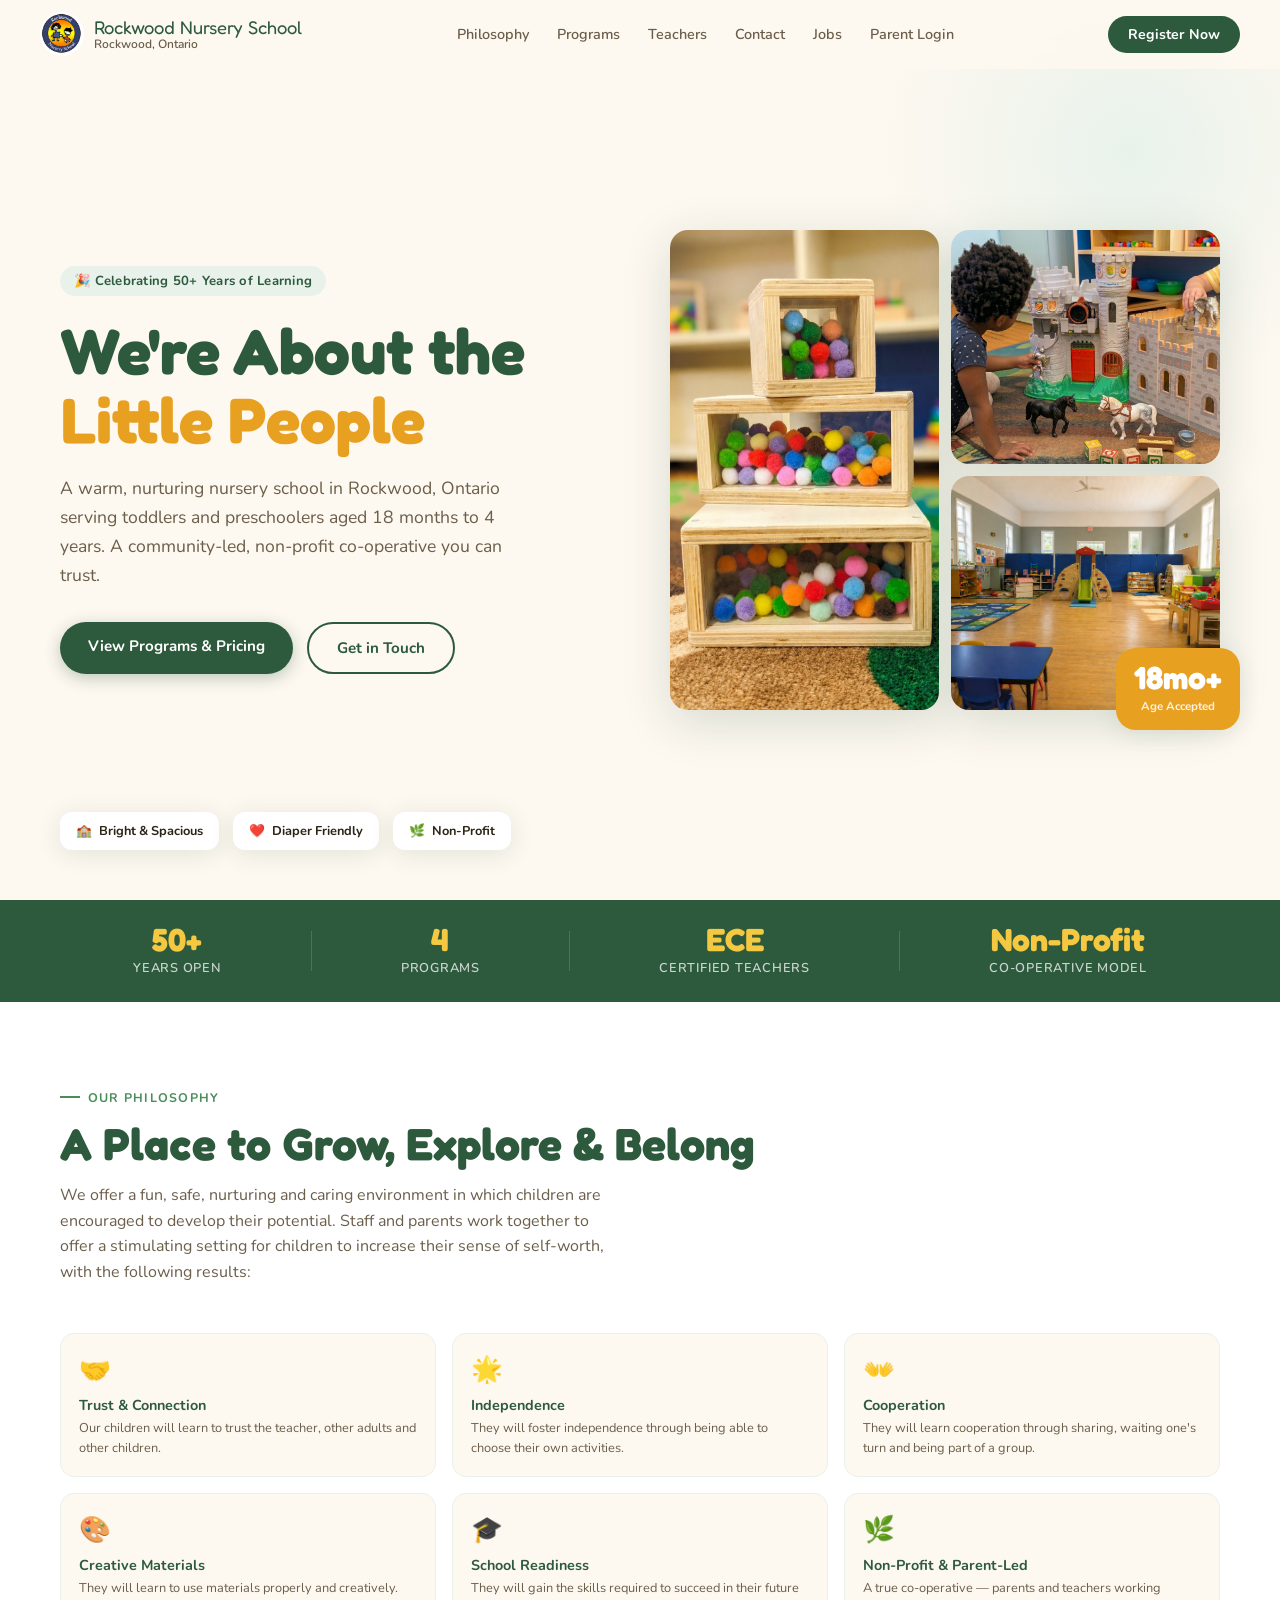
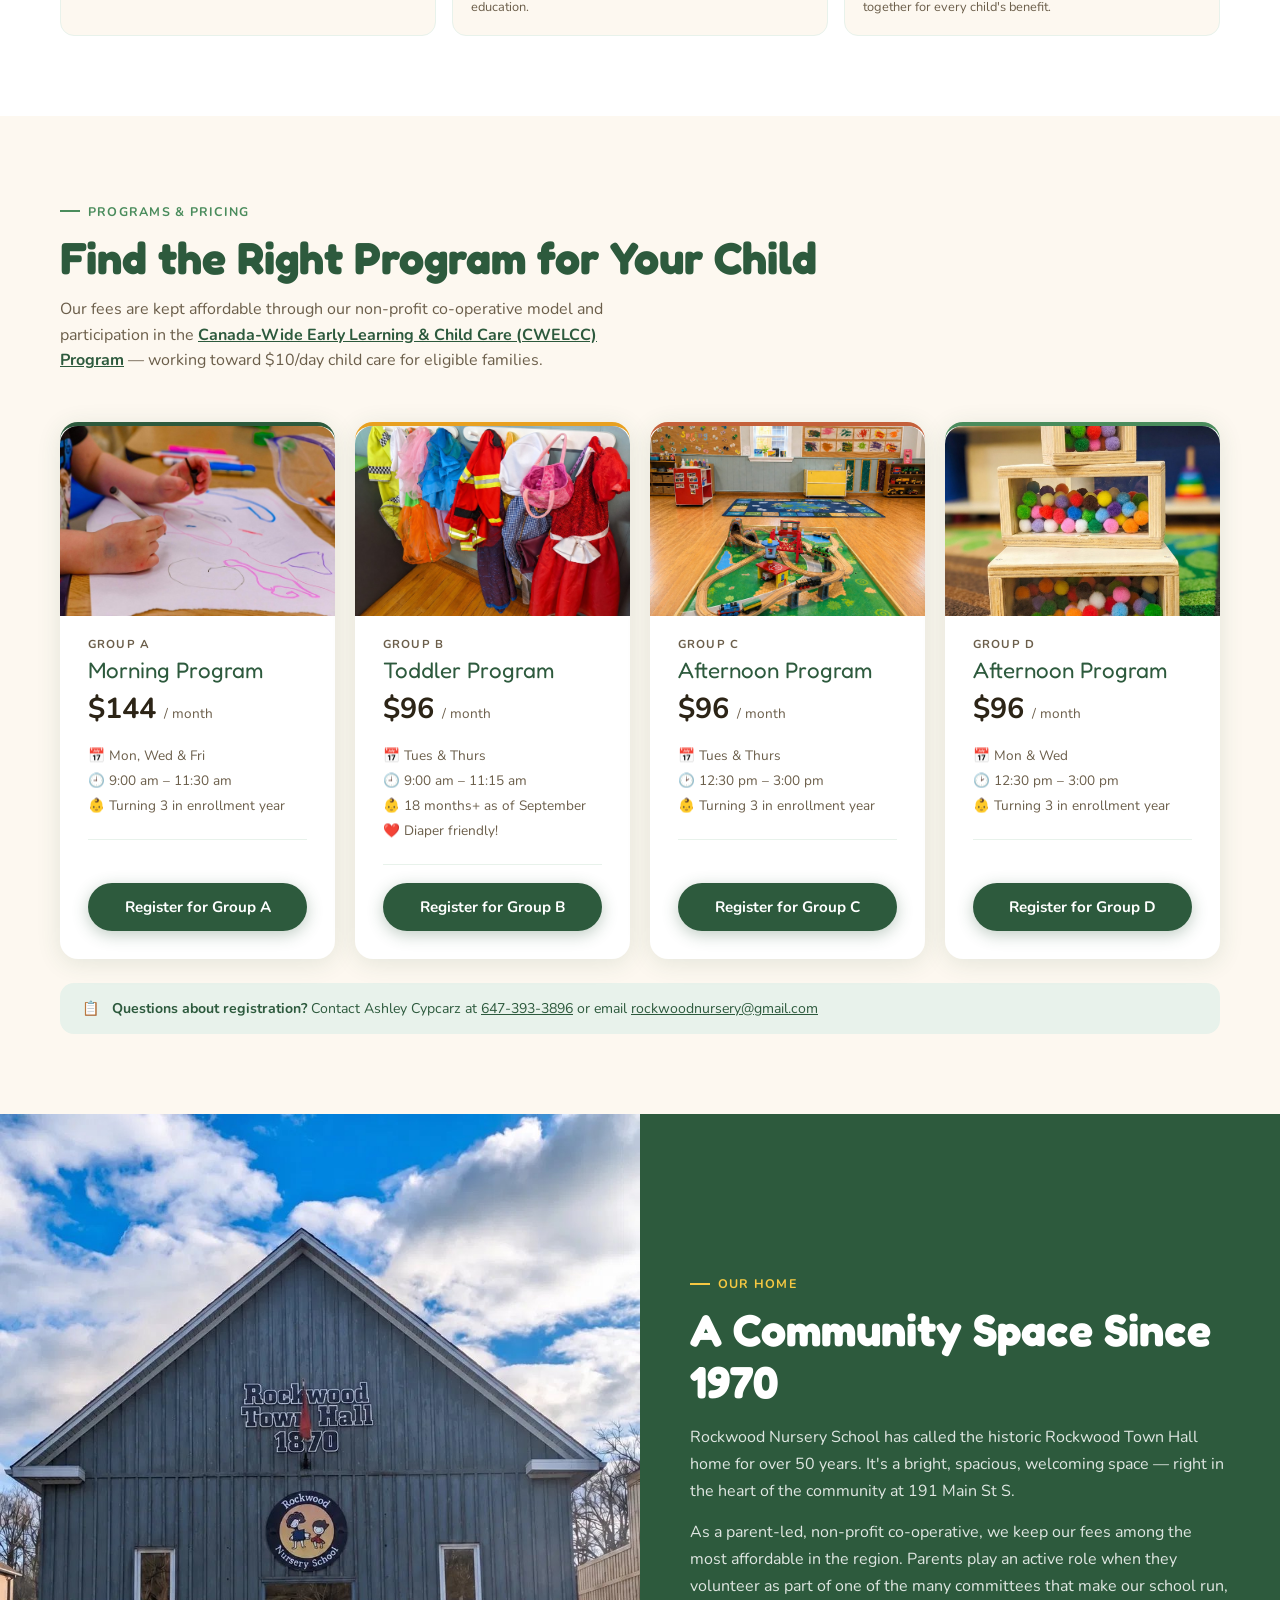
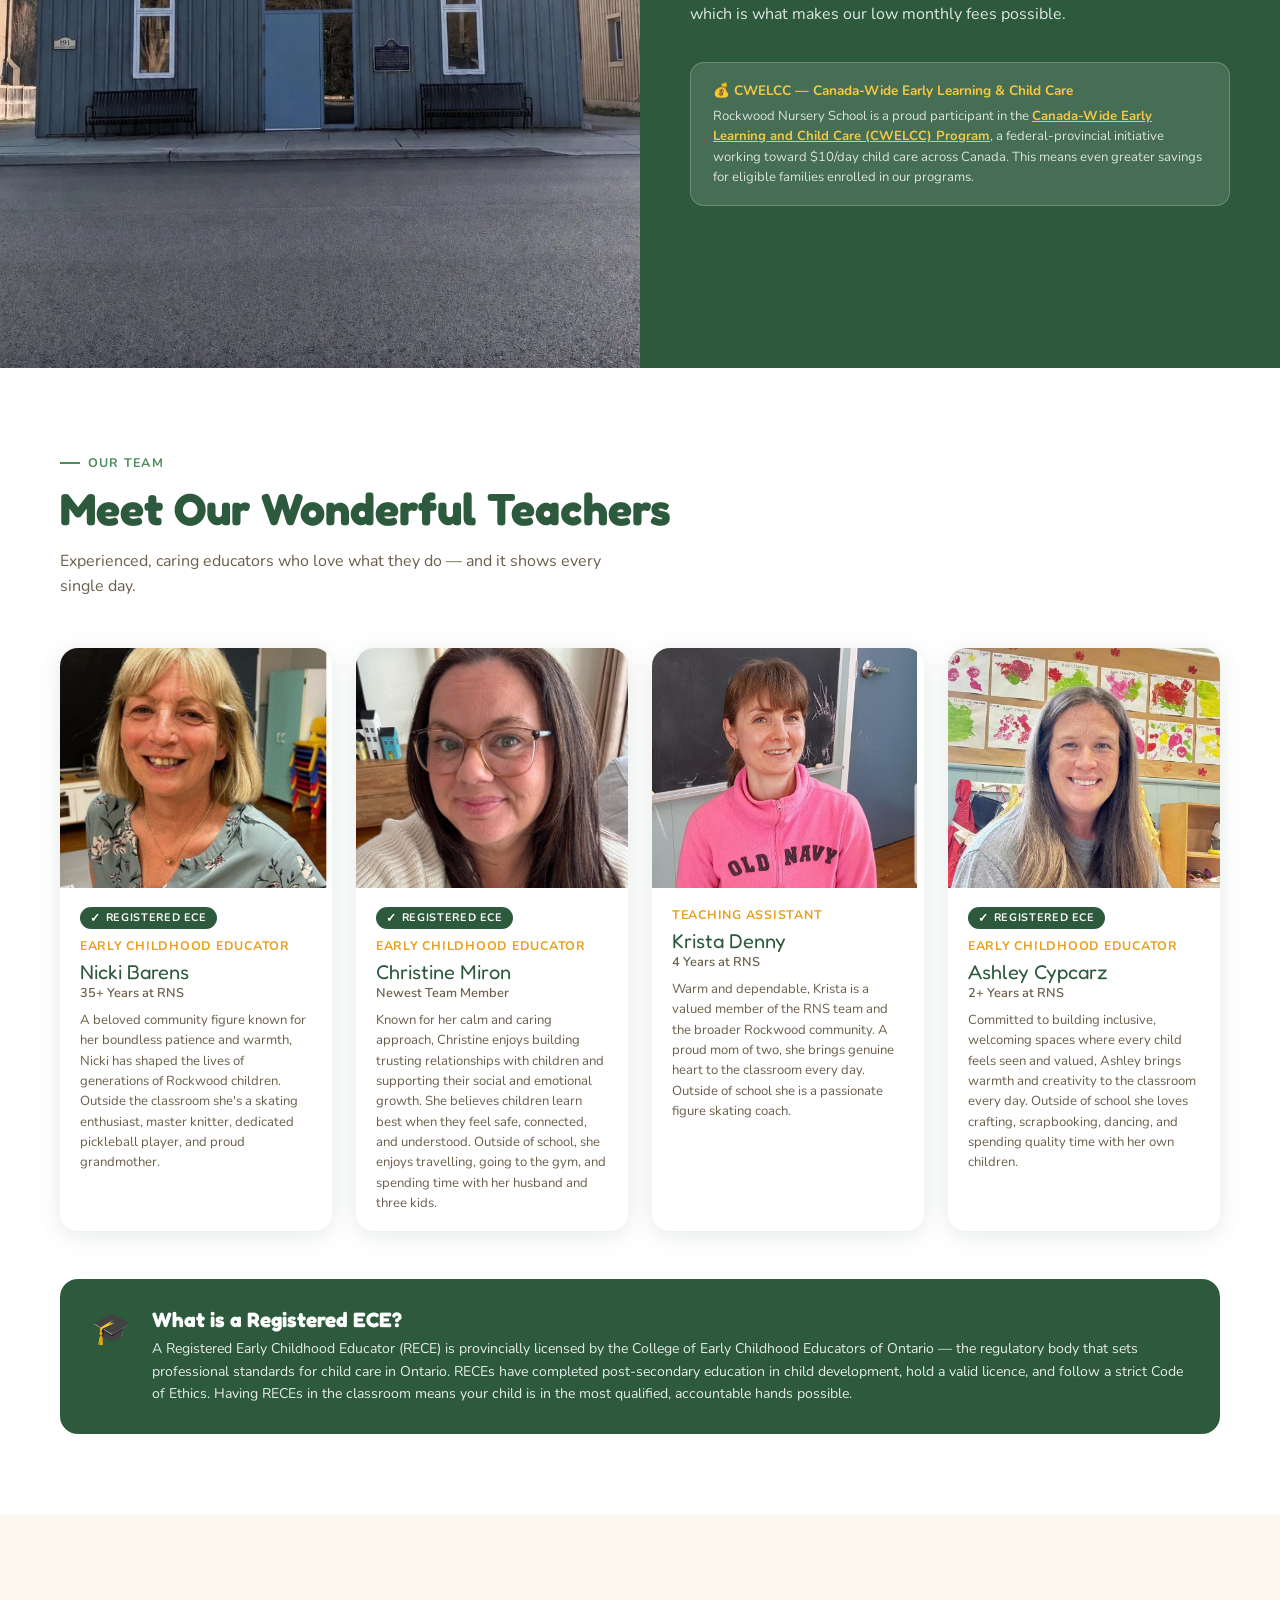
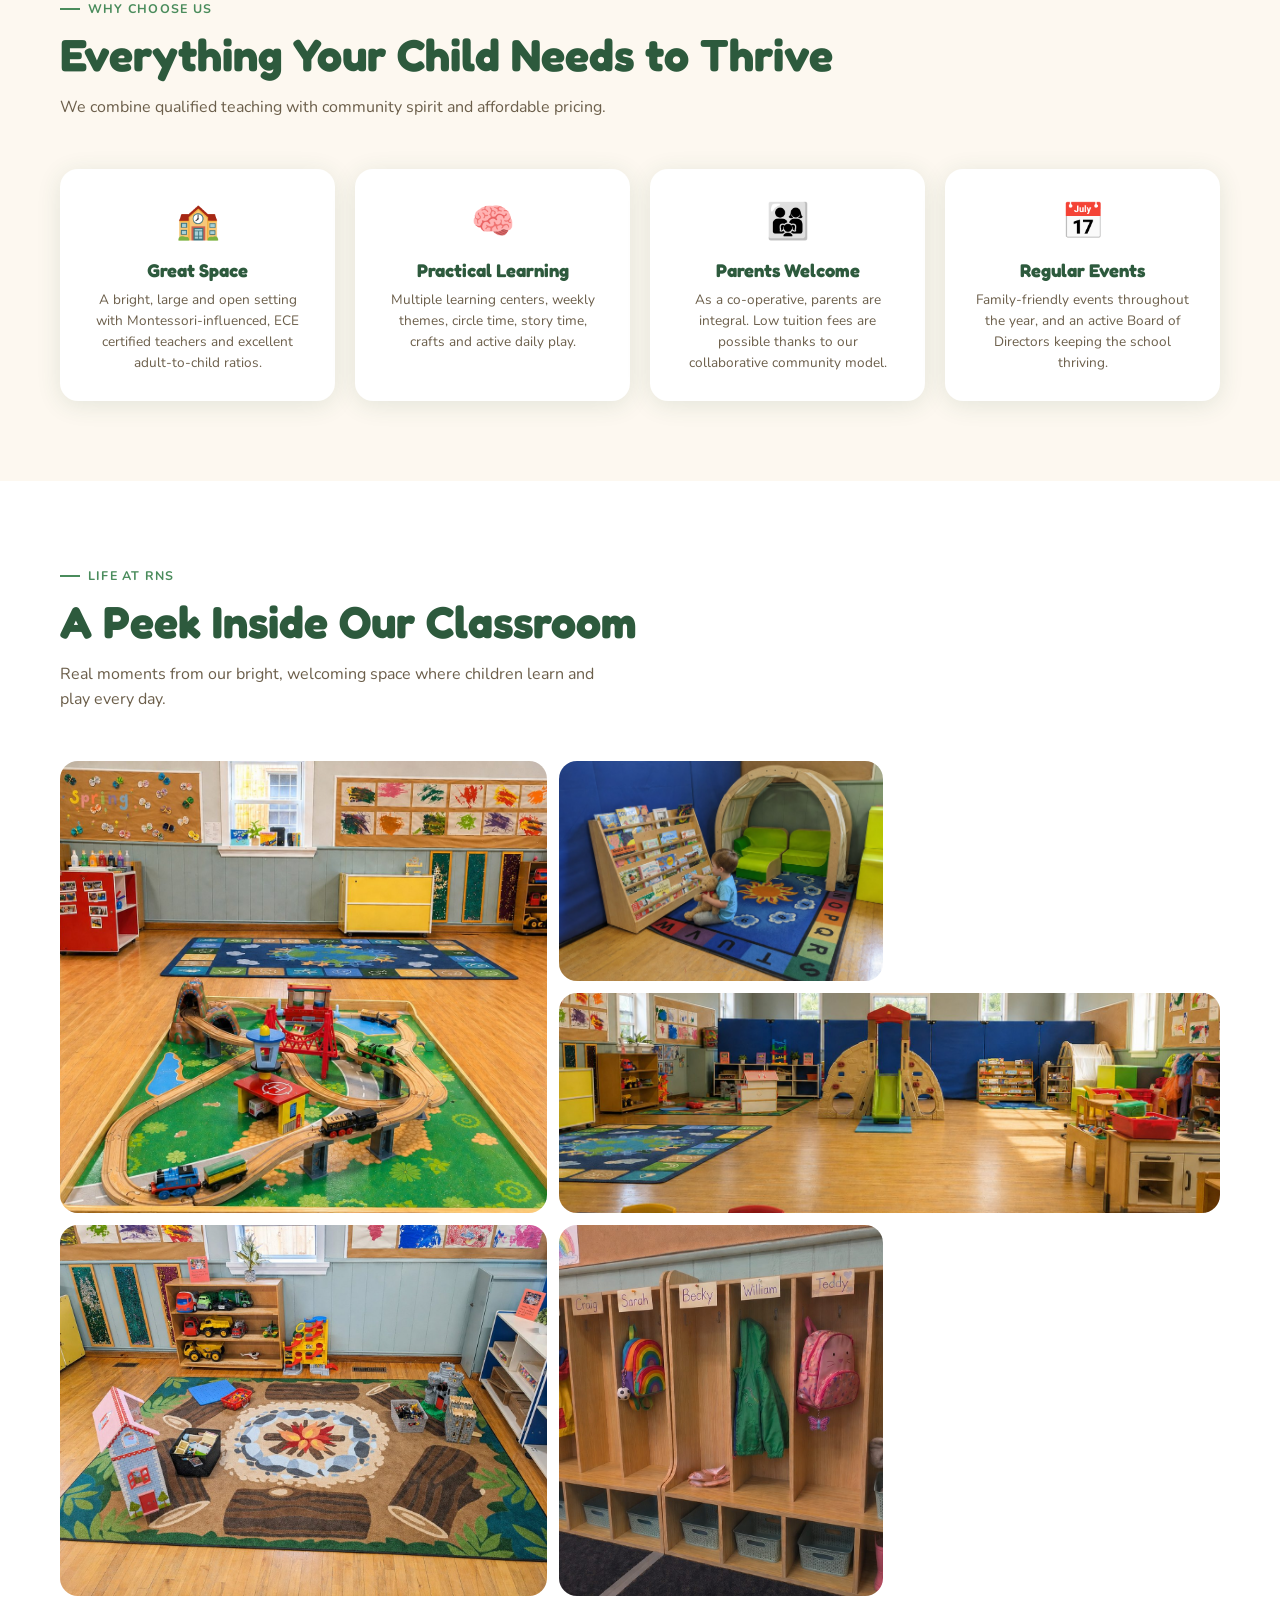
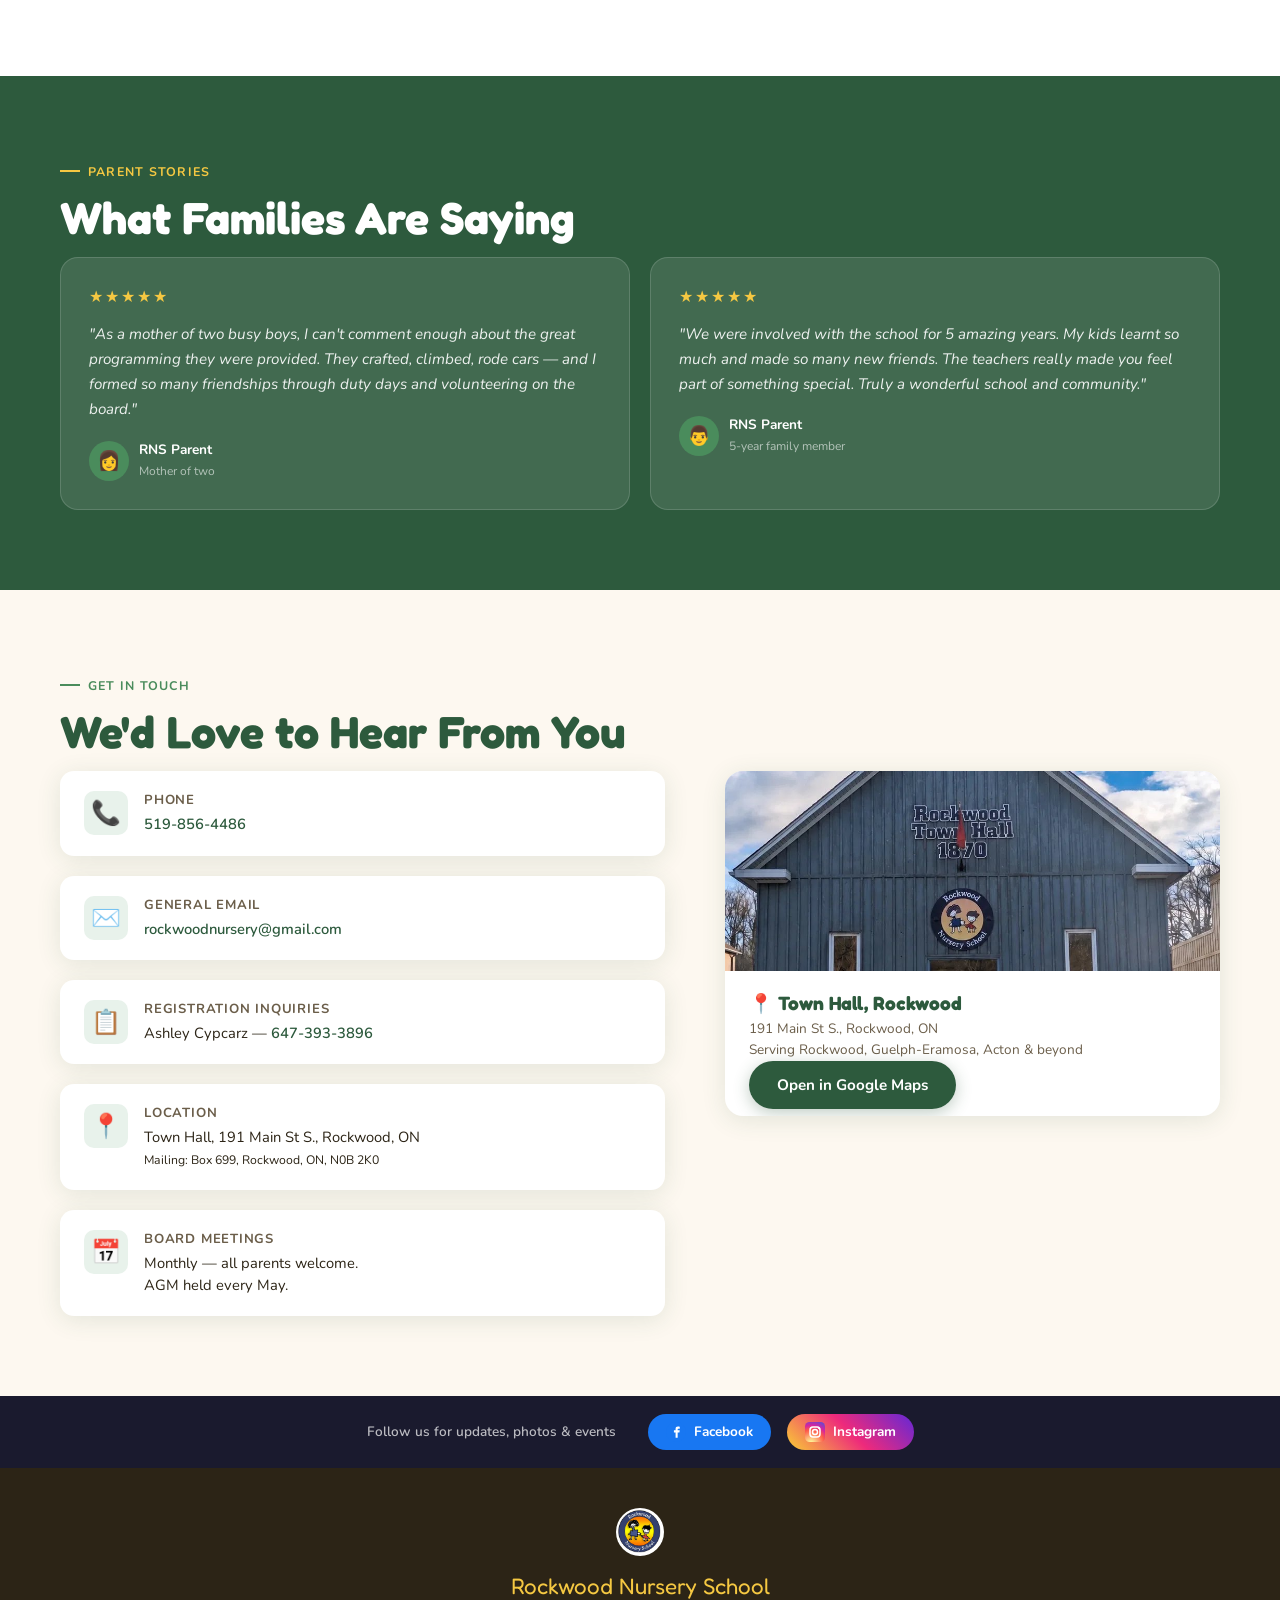
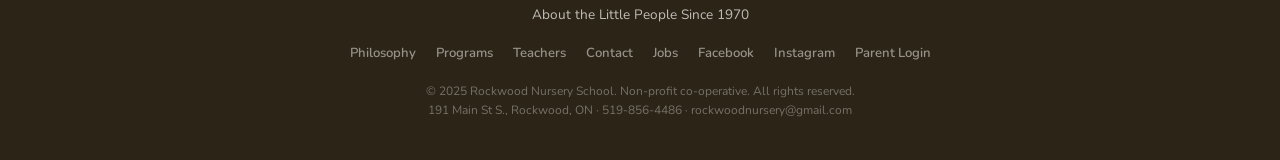
<file: index.html>
<!DOCTYPE html>
<html lang="en">
<head>
<meta charset="UTF-8">

<meta name="viewport" content="width=device-width, initial-scale=1.0">

<!-- ═══════════════════════════════════════════════════
     SEO — PRIMARY META
════════════════════════════════════════════════════ -->
<title>Rockwood Nursery School | Nursery School &amp; Toddler Program — Rockwood, Ontario</title>
<meta name="description" content="Rockwood Nursery School is a non-profit, parent-led co-operative nursery school in Rockwood, Ontario serving children aged 18 months to 4 years. CWELCC-funded programs, ECE-certified teachers, affordable monthly fees. Serving Rockwood, Guelph-Eramosa, Acton &amp; Wellington County.">
<meta name="keywords" content="nursery school Rockwood Ontario, toddler program Rockwood, preschool Guelph-Eramosa, CWELCC nursery school Ontario, ECE certified preschool Wellington County, co-operative nursery school Ontario, non-profit preschool Rockwood, child care Acton Ontario, early childhood education Rockwood, nursery school near Guelph">
<meta name="author" content="Rockwood Nursery School">
<meta name="robots" content="index, follow">
<meta name="language" content="English">
<meta name="geo.region" content="CA-ON">
<meta name="geo.placename" content="Rockwood, Ontario">
<meta name="geo.position" content="43.6249;-80.1522">
<meta name="ICBM" content="43.6249, -80.1522">
<link rel="canonical" href="https://rockwoodnurseryschool.ca/">

<!-- ═══════════════════════════════════════════════════
     OPEN GRAPH — Social sharing (Facebook, WhatsApp etc.)
════════════════════════════════════════════════════ -->
<meta property="og:type" content="website">
<meta property="og:url" content="https://rockwoodnurseryschool.ca/">
<meta property="og:site_name" content="Rockwood Nursery School">
<meta property="og:title" content="Rockwood Nursery School | We're About the Little People">
<meta property="og:description" content="A warm, nurturing non-profit co-operative nursery school in Rockwood, Ontario. Serving toddlers and preschoolers aged 18 months to 4 years. ECE-certified teachers. CWELCC-funded. Enrol now for 2025–2026.">
<meta property="og:image" content="https://rockwoodnurseryschool.ca/images/gallery-largeroom.jpg">
<meta property="og:image:width" content="1400">
<meta property="og:image:height" content="1050">
<meta property="og:image:alt" content="Rockwood Nursery School classroom at Rockwood Town Hall, Ontario">
<meta property="og:locale" content="en_CA">

<!-- ═══════════════════════════════════════════════════
     TWITTER / X CARD
════════════════════════════════════════════════════ -->
<meta name="twitter:card" content="summary_large_image">
<meta name="twitter:title" content="Rockwood Nursery School | Rockwood, Ontario">
<meta name="twitter:description" content="Non-profit co-operative nursery school serving children 18 months to 4 years in Rockwood, Ontario. CWELCC-funded. ECE-certified teachers.">
<meta name="twitter:image" content="https://rockwoodnurseryschool.ca/images/gallery-largeroom.jpg">

<!-- ═══════════════════════════════════════════════════
     SCHEMA.ORG — Structured data for Google + AI crawlers
════════════════════════════════════════════════════ -->
<script type="application/ld+json">
{
  "@context": "https://schema.org",
  "@graph": [
    {
      "@type": "ChildCare",
      "@id": "https://rockwoodnurseryschool.ca/#organization",
      "name": "Rockwood Nursery School",
      "legalName": "Rockwood Nursery School Inc.",
      "alternateName": ["RNS", "Rockwood Nursery School Inc."],
      "description": "A non-profit, parent-led co-operative nursery school in Rockwood, Ontario serving children aged 18 months to 4 years. CWELCC-funded with ECE-certified teachers, established in 1970.",
      "url": "https://rockwoodnurseryschool.ca",
      "logo": "https://rockwoodnurseryschool.ca/images/logo.jpg",
      "image": [
        "https://rockwoodnurseryschool.ca/images/gallery-largeroom.jpg",
        "https://rockwoodnurseryschool.ca/images/gallery-reading.jpg",
        "https://rockwoodnurseryschool.ca/images/school-exterior.jpg"
      ],
      "foundingDate": "1970",
      "nonprofit": true,
      "telephone": "+1-519-856-4486",
      "email": "rockwoodnursery@gmail.com",
      "address": {
        "@type": "PostalAddress",
        "streetAddress": "191 Main St S.",
        "addressLocality": "Rockwood",
        "addressRegion": "ON",
        "postalCode": "N0B 2K0",
        "addressCountry": "CA"
      },
      "geo": {
        "@type": "GeoCoordinates",
        "latitude": 43.6249,
        "longitude": -80.1522
      },
      "areaServed": [
        { "@type": "City", "name": "Rockwood" },
        { "@type": "City", "name": "Guelph-Eramosa" },
        { "@type": "City", "name": "Acton" },
        { "@type": "AdministrativeArea", "name": "Wellington County" }
      ],
      "openingHoursSpecification": [
        {
          "@type": "OpeningHoursSpecification",
          "dayOfWeek": ["Monday", "Wednesday", "Friday"],
          "opens": "09:00",
          "closes": "15:00",
          "description": "Group A Morning (9:00–11:30am) and Group D Afternoon (12:30–3:00pm)"
        },
        {
          "@type": "OpeningHoursSpecification",
          "dayOfWeek": ["Tuesday", "Thursday"],
          "opens": "09:00",
          "closes": "15:00",
          "description": "Group B Toddler (9:00–11:15am) and Group C Afternoon (12:30–3:00pm)"
        }
      ],
      "sameAs": [
        "https://www.facebook.com/rockwoodnurseryschool",
        "https://www.instagram.com/rockwoodnurseryschool/"
      ],
      "hasOfferCatalog": {
        "@type": "OfferCatalog",
        "name": "Nursery School Programs",
        "itemListElement": [
          {
            "@type": "Offer",
            "name": "Group A — Morning Program",
            "description": "For children turning 3 in the enrollment year. Monday, Wednesday and Friday 9:00am–11:30am.",
            "price": "144",
            "priceCurrency": "CAD",
            "priceSpecification": { "@type": "UnitPriceSpecification", "price": "144", "priceCurrency": "CAD", "unitText": "month" },
            "eligibleAge": { "@type": "QuantitativeValue", "minValue": 3, "maxValue": 4, "unitCode": "ANN" }
          },
          {
            "@type": "Offer",
            "name": "Group B — Toddler Program",
            "description": "For children 18 months and older as of September enrollment. Tuesday and Thursday 9:00am–11:15am. Diaper friendly.",
            "price": "96",
            "priceCurrency": "CAD",
            "priceSpecification": { "@type": "UnitPriceSpecification", "price": "96", "priceCurrency": "CAD", "unitText": "month" },
            "eligibleAge": { "@type": "QuantitativeValue", "minValue": 1.5, "maxValue": 2.5, "unitCode": "ANN" }
          },
          {
            "@type": "Offer",
            "name": "Group C — Afternoon Program",
            "description": "For preschool children turning 3 in the enrollment year. Tuesday and Thursday 12:30–3:00pm.",
            "price": "96",
            "priceCurrency": "CAD",
            "priceSpecification": { "@type": "UnitPriceSpecification", "price": "96", "priceCurrency": "CAD", "unitText": "month" },
            "eligibleAge": { "@type": "QuantitativeValue", "minValue": 3, "maxValue": 4, "unitCode": "ANN" }
          },
          {
            "@type": "Offer",
            "name": "Group D — Afternoon Program",
            "description": "For preschool children turning 3 in the enrollment year. Monday and Wednesday 12:30–3:00pm.",
            "price": "96",
            "priceCurrency": "CAD",
            "priceSpecification": { "@type": "UnitPriceSpecification", "price": "96", "priceCurrency": "CAD", "unitText": "month" },
            "eligibleAge": { "@type": "QuantitativeValue", "minValue": 3, "maxValue": 4, "unitCode": "ANN" }
          }
        ]
      },
      "employee": [
        {
          "@type": "Person",
          "name": "Nicki Barens",
          "jobTitle": "Registered Early Childhood Educator",
          "hasCredential": { "@type": "EducationalOccupationalCredential", "credentialCategory": "RECE — College of Early Childhood Educators of Ontario" }
        },
        {
          "@type": "Person",
          "name": "Christine Miron",
          "jobTitle": "Registered Early Childhood Educator",
          "hasCredential": { "@type": "EducationalOccupationalCredential", "credentialCategory": "RECE — College of Early Childhood Educators of Ontario" }
        },
        {
          "@type": "Person",
          "name": "Ashley Cypcarz",
          "jobTitle": "Registered Early Childhood Educator",
          "hasCredential": { "@type": "EducationalOccupationalCredential", "credentialCategory": "RECE — College of Early Childhood Educators of Ontario" }
        },
        {
          "@type": "Person",
          "name": "Krista Denny",
          "jobTitle": "Teaching Assistant"
        }
      ],
      "parentOrganization": {
        "@type": "Organization",
        "name": "Canada-Wide Early Learning and Child Care (CWELCC)",
        "url": "http://www.ontario.ca/page/canada-ontario-early-years-and-child-care-agreement"
      }
    },
    {
      "@type": "WebSite",
      "@id": "https://rockwoodnurseryschool.ca/#website",
      "url": "https://rockwoodnurseryschool.ca",
      "name": "Rockwood Nursery School",
      "description": "Official website of Rockwood Nursery School, a non-profit co-operative nursery school in Rockwood, Ontario.",
      "publisher": { "@id": "https://rockwoodnurseryschool.ca/#organization" },
      "inLanguage": "en-CA",
      "potentialAction": {
        "@type": "SearchAction",
        "target": { "@type": "EntryPoint", "urlTemplate": "https://rockwoodnurseryschool.ca/?s={search_term_string}" },
        "query-input": "required name=search_term_string"
      }
    },
    {
      "@type": "FAQPage",
      "mainEntity": [
        {
          "@type": "Question",
          "name": "What ages does Rockwood Nursery School accept?",
          "acceptedAnswer": { "@type": "Answer", "text": "Rockwood Nursery School accepts children aged 18 months to 4 years across four programs. The toddler program (Group B) accepts children 18 months and older. Preschool programs (Groups A, C, D) are for children turning 3 in the enrollment year." }
        },
        {
          "@type": "Question",
          "name": "How much does Rockwood Nursery School cost?",
          "acceptedAnswer": { "@type": "Answer", "text": "Monthly fees start at $96/month for two-day programs and $144/month for the three-day morning program. Rockwood Nursery School participates in the CWELCC (Canada-Wide Early Learning and Child Care) program, which significantly reduces fees for eligible families." }
        },
        {
          "@type": "Question",
          "name": "Is Rockwood Nursery School part of the CWELCC program?",
          "acceptedAnswer": { "@type": "Answer", "text": "Yes. Rockwood Nursery School is a proud participant in the Canada-Wide Early Learning and Child Care (CWELCC) program, a federal-provincial initiative working toward $10/day child care. This means eligible families benefit from substantially reduced fees." }
        },
        {
          "@type": "Question",
          "name": "Where is Rockwood Nursery School located?",
          "acceptedAnswer": { "@type": "Answer", "text": "Rockwood Nursery School is located at Town Hall, 191 Main St S., Rockwood, Ontario, N0B 2K0. We serve families from Rockwood, Guelph-Eramosa, Acton, and the surrounding Wellington County area." }
        },
        {
          "@type": "Question",
          "name": "Does Rockwood Nursery School have ECE-certified teachers?",
          "acceptedAnswer": { "@type": "Answer", "text": "Yes. Three of our four teaching staff are Registered Early Childhood Educators (RECE) licensed by the College of Early Childhood Educators of Ontario. RECEs have completed post-secondary education in child development and hold a valid provincial licence." }
        },
        {
          "@type": "Question",
          "name": "Is Rockwood Nursery School diaper friendly?",
          "acceptedAnswer": { "@type": "Answer", "text": "Yes. Our Group B Toddler Program is diaper friendly, accepting children from 18 months of age." }
        },
        {
          "@type": "Question",
          "name": "How do I register my child at Rockwood Nursery School?",
          "acceptedAnswer": { "@type": "Answer", "text": "Contact Registrar Ashley Cypcarz at 647-393-3896 or email rockwoodnursery@gmail.com. Registration typically opens in February and March for the upcoming school year." }
        }
      ]
    }
  ]
}
</script>
<title>Rockwood Nursery School — We're About the Little People</title>
<link rel="preconnect" href="https://fonts.googleapis.com">
<link href="https://fonts.googleapis.com/css2?family=Fredoka+One&family=Nunito:wght@400;500;600;700&display=swap" rel="stylesheet">
<link rel="stylesheet" href="style.css">
<link rel="icon" type="image/jpeg" href="[data-uri]">
<style>
  /* RECE credential badge */
  .rece-badge {
    display: inline-flex; align-items: center; gap: 5px;
    background: var(--green); color: white;
    font-size: 0.68rem; font-weight: 700; letter-spacing: 0.06em;
    padding: 3px 10px; border-radius: 50px;
    margin-bottom: 8px;
    text-transform: uppercase;
  }
  .rece-badge::before { content: '✓'; font-size: 0.75rem; }

  /* Program card images */
  .program-img {
    width: calc(100% + 56px);
    margin: -28px -28px 20px -28px;
    height: 190px;
    overflow: hidden;
    border-radius: var(--radius) var(--radius) 0 0;
  }
  .program-img img {
    width: 100%; height: 100%;
    object-fit: cover; object-position: center;
    transition: transform 0.4s;
  }
  .program-img img.crop-top { object-position: center top; }
  .program-card:hover .program-img img { transform: scale(1.04); }

  /* School exterior section */
  .exterior-section {
    background: var(--green);
    padding: 0;
    display: grid;
    grid-template-columns: 1fr 1fr;
    min-height: 520px;
    overflow: hidden;
  }
  .exterior-img {
    overflow: hidden;
  }
  .exterior-img img {
    width: 100%; height: 100%;
    object-fit: cover; object-position: center 42%;
    display: block;
  }
  .exterior-content {
    padding: 60px 50px;
    display: flex; flex-direction: column; justify-content: center;
  }
  .exterior-content .section-label { color: var(--amber-light); }
  .exterior-content .section-label::before { background: var(--amber-light); }
  .exterior-content h2 { color: white; margin-bottom: 16px; }
  .exterior-content p { color: rgba(255,255,255,0.85); font-size: 1rem; line-height: 1.7; margin-bottom: 14px; }
  .exterior-content a { color: var(--amber-light); font-weight: 700; }

  /* CWELCC callout */
  .cwelcc-box {
    background: rgba(255,255,255,0.12); border-radius: 14px;
    padding: 18px 22px; margin-top: 20px;
    border: 1px solid rgba(255,255,255,0.2);
  }
  .cwelcc-box h4 { font-size: 0.85rem; font-weight: 700; color: var(--amber-light); margin-bottom: 6px; }
  .cwelcc-box p { font-size: 0.82rem; color: rgba(255,255,255,0.8); line-height: 1.55; margin: 0; }
  .cwelcc-box a { color: var(--amber-light); }

  @media (max-width: 900px) {
    .exterior-section { grid-template-columns: 1fr; }
    .exterior-img { height: 280px; }
    .exterior-content { padding: 40px 24px; }
    .program-img { width: calc(100% + 48px); margin: -28px -24px 20px -24px; }
  }
</style>
</head>
<body>

<!-- NAV -->
<nav id="navbar">
  <a href="#" class="nav-logo">
    <img src="images/logo.jpg" alt="RNS Logo">
    <div class="nav-logo-text">Rockwood Nursery School<span>Rockwood, Ontario</span></div>
  </a>
  <ul class="nav-links">
    <li><a href="#philosophy">Philosophy</a></li>
    <li><a href="#programs">Programs</a></li>
    <li><a href="#teachers">Teachers</a></li>
    <li><a href="#contact">Contact</a></li>
    <li><a href="jobs.html">Jobs</a></li>
    <li><a href="parent-portal/index.html" target="_blank">Parent Login</a></li>
  </ul>
  <a href="/RNS-Registration-Form-2026-2027.pdf" class="nav-cta">Register Now</a>
  <div class="nav-hamburger" id="hamburger" onclick="toggleMenu()">
    <span></span><span></span><span></span>
  </div>
</nav>

<div class="mobile-menu" id="mobileMenu">
  <a href="#philosophy" onclick="closeMenu()">Our Philosophy</a>
  <a href="#programs" onclick="closeMenu()">Programs</a>
  <a href="#teachers" onclick="closeMenu()">Teachers</a>
  <a href="#contact" onclick="closeMenu()">Contact</a>
  <a href="jobs.html" onclick="closeMenu()">Jobs</a>
  <a href="/RNS-Registration-Form-2026-2027.pdf" class="mobile-register" onclick="closeMenu()">Register Now</a>
  <a href="parent-portal/index.html" onclick="closeMenu()">Parent Login</a>
</div>

<!-- HERO -->
<section class="hero" id="home">
  <div class="hero-content">
    <div class="hero-badge">🎉 Celebrating 50+ Years of Learning</div>
    <h1>We're About the <em>Little People</em></h1>
    <p class="hero-sub">A warm, nurturing nursery school in Rockwood, Ontario serving toddlers and preschoolers aged 18 months to 4 years. A community-led, non-profit co-operative you can trust.</p>
    <div class="hero-btns">
      <a href="#programs" class="btn-primary">View Programs & Pricing</a>
      <a href="#contact" class="btn-secondary">Get in Touch</a>
    </div>
  </div>
  <div class="hero-right">
    <div class="hero-img tall">
      <img src="images/gallery-pompoms.jpg" alt="Colourful sensory play materials">
    </div>
    <div class="hero-img">
      <img src="images/gallery-castle.jpg" alt="Children playing with castle">
    </div>
    <div class="hero-img">
      <img src="images/gallery-largeroom.jpg" alt="Our bright spacious classroom">
    </div>
    <div class="hero-stat-bubble">
      <strong>18mo+</strong>
      <small>Age Accepted</small>
    </div>
  </div>
  <div class="hero-floats">
    <div class="float-pill"><span>🏫</span> Bright & Spacious</div>
    <div class="float-pill"><span>❤️</span> Diaper Friendly</div>
    <div class="float-pill"><span>🌿</span> Non-Profit</div>
  </div>
</section>

<!-- STATS BAR -->
<div class="stats-bar">
  <div class="stat-item"><strong>50+</strong><small>Years Open</small></div>
  <div class="stat-div"></div>
  <div class="stat-item"><strong>4</strong><small>Programs</small></div>
  <div class="stat-div"></div>
  <div class="stat-item"><strong>ECE</strong><small>Certified Teachers</small></div>
  <div class="stat-div"></div>
  <div class="stat-item"><strong>Non-Profit</strong><small>Co-operative Model</small></div>
</div>

<!-- PHILOSOPHY -->
<section id="philosophy">
  <div class="phil-layout phil-layout--full">
    <div>
      <div class="section-label">Our Philosophy</div>
      <h2>A Place to Grow, Explore & Belong</h2>
      <p class="section-sub">We offer a fun, safe, nurturing and caring environment in which children are encouraged to develop their potential. Staff and parents work together to offer a stimulating setting for children to increase their sense of self-worth, with the following results:</p>
      <div class="phil-grid">
        <div class="phil-card"><div class="icon">🤝</div><h4>Trust & Connection</h4><p>Our children will learn to trust the teacher, other adults and other children.</p></div>
        <div class="phil-card"><div class="icon">🌟</div><h4>Independence</h4><p>They will foster independence through being able to choose their own activities.</p></div>
        <div class="phil-card"><div class="icon">👐</div><h4>Cooperation</h4><p>They will learn cooperation through sharing, waiting one's turn and being part of a group.</p></div>
        <div class="phil-card"><div class="icon">🎨</div><h4>Creative Materials</h4><p>They will learn to use materials properly and creatively.</p></div>
        <div class="phil-card"><div class="icon">🎓</div><h4>School Readiness</h4><p>They will gain the skills required to succeed in their future education.</p></div>
        <div class="phil-card"><div class="icon">🌿</div><h4>Non-Profit & Parent-Led</h4><p>A true co-operative — parents and teachers working together for every child's benefit.</p></div>
      </div>
    </div>
  </div>
</section>

<!-- PROGRAMS -->
<section id="programs">
  <div class="section-label">Programs & Pricing</div>
  <h2>Find the Right Program for Your Child</h2>
  <p class="section-sub">Our fees are kept affordable through our non-profit co-operative model and participation in the <a href="http://www.ontario.ca/page/canada-ontario-early-years-and-child-care-agreement" target="_blank" style="color:var(--green);font-weight:700;">Canada-Wide Early Learning & Child Care (CWELCC) Program</a> — working toward $10/day child care for eligible families.</p>
  <div class="programs-grid">

    <div class="program-card">
      <div class="program-img">
        <img src="images/kids-1.jpg" alt="Morning program children">
      </div>
      <div class="program-label">Group A</div>
      <div class="program-name">Morning Program</div>
      <div class="program-price">$144 <small>/ month</small></div>
      <div class="program-detail">📅 Mon, Wed & Fri</div>
      <div class="program-detail">🕘 9:00 am – 11:30 am</div>
      <div class="program-detail">👶 Turning 3 in enrollment year</div>
      <div class="program-spacer"></div>
      <a href="/RNS-Registration-Form-2026-2027.pdf" target="_blank" class="btn-primary">Register for Group A</a>
    </div>

    <div class="program-card">
      <div class="program-img">
        <img src="images/gallery-dressup.jpg" alt="Dress-up play area" style="object-position: center 30%;">
      </div>
      <div class="program-label">Group B</div>
      <div class="program-name">Toddler Program</div>
      <div class="program-price">$96 <small>/ month</small></div>
      <div class="program-detail">📅 Tues & Thurs</div>
      <div class="program-detail">🕘 9:00 am – 11:15 am</div>
      <div class="program-detail">👶 18 months+ as of September</div>
      <div class="program-detail">❤️ Diaper friendly!</div>
      <div class="program-spacer"></div>
      <a href="/RNS-Registration-Form-2026-2027.pdf" target="_blank" class="btn-primary">Register for Group B</a>
    </div>

    <div class="program-card">
      <div class="program-img">
        <img src="images/gallery-traintable.jpg" alt="Train table play area">
      </div>
      <div class="program-label">Group C</div>
      <div class="program-name">Afternoon Program</div>
      <div class="program-price">$96 <small>/ month</small></div>
      <div class="program-detail">📅 Tues & Thurs</div>
      <div class="program-detail">🕑 12:30 pm – 3:00 pm</div>
      <div class="program-detail">👶 Turning 3 in enrollment year</div>
      <div class="program-spacer"></div>
      <a href="/RNS-Registration-Form-2026-2027.pdf" target="_blank" class="btn-primary">Register for Group C</a>
    </div>

    <div class="program-card">
      <div class="program-img">
        <img src="images/gallery-pompoms.jpg" alt="Colourful sensory play materials">
      </div>
      <div class="program-label">Group D</div>
      <div class="program-name">Afternoon Program</div>
      <div class="program-price">$96 <small>/ month</small></div>
      <div class="program-detail">📅 Mon & Wed</div>
      <div class="program-detail">🕑 12:30 pm – 3:00 pm</div>
      <div class="program-detail">👶 Turning 3 in enrollment year</div>
      <div class="program-spacer"></div>
      <a href="/RNS-Registration-Form-2026-2027.pdf" target="_blank" class="btn-primary">Register for Group D</a>
    </div>

  </div>
  <div class="programs-note">
    <span>📋</span>
    <span><strong>Questions about registration?</strong> Contact Ashley Cypcarz at <a href="tel:6473933896" style="color:var(--green)">647-393-3896</a> or email <a href="mailto:rockwoodnursery@gmail.com" style="color:var(--green)">rockwoodnursery@gmail.com</a></span>
  </div>
</section>

<!-- SCHOOL EXTERIOR + AFFORDABLE / CWELCC -->
<div class="exterior-section">
  <div class="exterior-img">
    <img src="images/school-exterior.jpg" alt="Rockwood Town Hall — home of Rockwood Nursery School">
  </div>
  <div class="exterior-content">
    <div class="section-label">Our Home</div>
    <h2>A Community Space Since 1970</h2>
    <p>Rockwood Nursery School has called the historic Rockwood Town Hall home for over 50 years. It's a bright, spacious, welcoming space — right in the heart of the community at 191 Main St S.</p>
    <p>As a parent-led, non-profit co-operative, we keep our fees among the most affordable in the region. Parents play an active role when they volunteer as part of one of the many committees that make our school run, which is what makes our low monthly fees possible.</p>
    <div class="cwelcc-box">
      <h4>💰 CWELCC — Canada-Wide Early Learning & Child Care</h4>
      <p>Rockwood Nursery School is a proud participant in the <a href="http://www.ontario.ca/page/canada-ontario-early-years-and-child-care-agreement" target="_blank">Canada-Wide Early Learning and Child Care (CWELCC) Program</a>, a federal-provincial initiative working toward $10/day child care across Canada. This means even greater savings for eligible families enrolled in our programs.</p>
    </div>
  </div>
</div>

<!-- TEACHERS -->
<section id="teachers">
  <div class="section-label">Our Team</div>
  <h2>Meet Our Wonderful Teachers</h2>
  <p class="section-sub">Experienced, caring educators who love what they do — and it shows every single day.</p>
  <div class="teachers-grid">
    <div class="teacher-card">
      <div class="teacher-photo"><img src="images/teacher-nicki.jpg" alt="Nicki Barens" style="object-position: center 20%;"></div>
      <div class="teacher-info">
        <div class="rece-badge">Registered ECE</div>
        <div class="teacher-role">Early Childhood Educator</div>
        <div class="teacher-name">Nicki Barens</div>
        <div class="teacher-years">35+ Years at RNS</div>
        <div class="teacher-bio">A beloved community figure known for her boundless patience and warmth, Nicki has shaped the lives of generations of Rockwood children. Outside the classroom she's a skating enthusiast, master knitter, dedicated pickleball player, and proud grandmother.</div>
      </div>
    </div>
    <div class="teacher-card">
      <div class="teacher-photo"><img src="images/teacher-christine.jpg" alt="Christine Miron"></div>
      <div class="teacher-info">
        <div class="rece-badge">Registered ECE</div>
        <div class="teacher-role">Early Childhood Educator</div>
        <div class="teacher-name">Christine Miron</div>
        <div class="teacher-years">Newest Team Member</div>
        <div class="teacher-bio">Known for her calm and caring approach, Christine enjoys building trusting relationships with children and supporting their social and emotional growth. She believes children learn best when they feel safe, connected, and understood. Outside of school, she enjoys travelling, going to the gym, and spending time with her husband and three kids.</div>
      </div>
    </div>
    <div class="teacher-card">
      <div class="teacher-photo"><img src="images/teacher-krista.jpg" alt="Krista Denny"></div>
      <div class="teacher-info">
        <div class="teacher-role">Teaching Assistant</div>
        <div class="teacher-name">Krista Denny</div>
        <div class="teacher-years">4 Years at RNS</div>
        <div class="teacher-bio">Warm and dependable, Krista is a valued member of the RNS team and the broader Rockwood community. A proud mom of two, she brings genuine heart to the classroom every day. Outside of school she is a passionate figure skating coach.</div>
      </div>
    </div>
    <div class="teacher-card">
      <div class="teacher-photo"><img src="images/teacher-ashley.jpg" alt="Ashley Cypcarz" style="object-position: center 15%;"></div>
      <div class="teacher-info">
        <div class="rece-badge">Registered ECE</div>
        <div class="teacher-role">Early Childhood Educator</div>
        <div class="teacher-name">Ashley Cypcarz</div>
        <div class="teacher-years">2+ Years at RNS</div>
        <div class="teacher-bio">Committed to building inclusive, welcoming spaces where every child feels seen and valued, Ashley brings warmth and creativity to the classroom every day. Outside of school she loves crafting, scrapbooking, dancing, and spending quality time with her own children.</div>
      </div>
    </div>
  </div>
  <div class="ece-explainer">
    <div class="ece-icon">🎓</div>
    <div>
      <h3>What is a Registered ECE?</h3>
      <p>A Registered Early Childhood Educator (RECE) is provincially licensed by the College of Early Childhood Educators of Ontario — the regulatory body that sets professional standards for child care in Ontario. RECEs have completed post-secondary education in child development, hold a valid licence, and follow a strict Code of Ethics. Having RECEs in the classroom means your child is in the most qualified, accountable hands possible.</p>
    </div>
  </div>
</section>

<!-- WHY US -->
<section id="why">
  <div class="section-label">Why Choose Us</div>
  <h2>Everything Your Child Needs to Thrive</h2>
  <p class="section-sub">We combine qualified teaching with community spirit and affordable pricing.</p>
  <div class="why-grid">
    <div class="why-card"><div class="why-icon">🏫</div><h3>Great Space</h3><p>A bright, large and open setting with Montessori-influenced, ECE certified teachers and excellent adult-to-child ratios.</p></div>
    <div class="why-card"><div class="why-icon">🧠</div><h3>Practical Learning</h3><p>Multiple learning centers, weekly themes, circle time, story time, crafts and active daily play.</p></div>
    <div class="why-card"><div class="why-icon">👨‍👩‍👧</div><h3>Parents Welcome</h3><p>As a co-operative, parents are integral. Low tuition fees are possible thanks to our collaborative community model.</p></div>
    <div class="why-card"><div class="why-icon">📅</div><h3>Regular Events</h3><p>Family-friendly events throughout the year, and an active Board of Directors keeping the school thriving.</p></div>
  </div>
</section>

<!-- GALLERY -->
<section id="gallery">
  <div class="section-label">Life at RNS</div>
  <h2>A Peek Inside Our Classroom</h2>
  <p class="section-sub">Real moments from our bright, welcoming space where children learn and play every day.</p>
  <div class="gallery-grid">
    <div class="gal-item tall">
      <img src="images/gallery-traintable.jpg" alt="Train table play area">
    </div>
    <div class="gal-item">
      <img src="images/gallery-reading.jpg" alt="Reading centre with cozy book nook">
    </div>
    <div class="gal-item gal-item--large">
      <img src="images/gallery-largeroom.jpg" alt="Our bright, spacious classroom">
    </div>
    <div class="gal-item">
      <img src="images/gallery-campfire.jpg" alt="Campfire carpet play area with trucks and castle">
    </div>
    <div class="gal-item">
      <img src="images/gallery-cubbies.jpg" alt="Personalised cubbies for every child">
    </div>
  </div>
</section>

<!-- TESTIMONIALS -->
<section id="testimonials">
  <div class="section-label">Parent Stories</div>
  <h2>What Families Are Saying</h2>
  <div class="testimonials-grid">
    <div class="testi-card">
      <div class="testi-stars">★★★★★</div>
      <p class="testi-quote">"As a mother of two busy boys, I can't comment enough about the great programming they were provided. They crafted, climbed, rode cars — and I formed so many friendships through duty days and volunteering on the board."</p>
      <div class="testi-author">
        <div class="testi-avatar">👩</div>
        <div class="testi-name"><strong>RNS Parent</strong><span>Mother of two</span></div>
      </div>
    </div>
    <div class="testi-card">
      <div class="testi-stars">★★★★★</div>
      <p class="testi-quote">"We were involved with the school for 5 amazing years. My kids learnt so much and made so many new friends. The teachers really made you feel part of something special. Truly a wonderful school and community."</p>
      <div class="testi-author">
        <div class="testi-avatar">👨</div>
        <div class="testi-name"><strong>RNS Parent</strong><span>5-year family member</span></div>
      </div>
    </div>
  </div>
</section>

<!-- CONTACT -->
<section id="contact">
  <div class="section-label">Get in Touch</div>
  <h2>We'd Love to Hear From You</h2>
  <div class="contact-layout">
    <div class="contact-items">
      <div class="contact-item">
        <div class="contact-icon">📞</div>
        <div><h4>Phone</h4><p><a href="tel:5198564486">519-856-4486</a></p></div>
      </div>
      <div class="contact-item">
        <div class="contact-icon">✉️</div>
        <div><h4>General Email</h4><p><a href="mailto:rockwoodnursery@gmail.com">rockwoodnursery@gmail.com</a></p></div>
      </div>
      <div class="contact-item">
        <div class="contact-icon">📋</div>
        <div><h4>Registration Inquiries</h4><p>Ashley Cypcarz — <a href="tel:6473933896">647-393-3896</a></p></div>
      </div>
      <div class="contact-item">
        <div class="contact-icon">📍</div>
        <div><h4>Location</h4><p>Town Hall, 191 Main St S., Rockwood, ON<br><small>Mailing: Box 699, Rockwood, ON, N0B 2K0</small></p></div>
      </div>
      <div class="contact-item">
        <div class="contact-icon">📅</div>
        <div><h4>Board Meetings</h4><p>Monthly — all parents welcome.<br>AGM held every May.</p></div>
      </div>
    </div>
    <div class="contact-map-block">
      <div class="map-image">
        <img src="images/school-exterior.jpg" alt="Rockwood Town Hall" style="object-position: center 38%;">
      </div>
      <div class="map-info">
        <h3>📍 Town Hall, Rockwood</h3>
        <p>191 Main St S., Rockwood, ON<br>Serving Rockwood, Guelph-Eramosa, Acton & beyond</p>
        <a href="https://maps.google.com/?q=191+Main+St+S,+Rockwood,+ON" target="_blank" class="btn-primary">Open in Google Maps</a>
      </div>
    </div>
  </div>
</section>

<!-- SOCIAL STRIP -->
<div class="social-strip">
  <span class="social-strip-text">Follow us for updates, photos &amp; events</span>
  <div class="social-strip-links">
    <a href="https://www.facebook.com/rockwoodnurseryschool" target="_blank" class="social-link fb-link">
      <svg xmlns="http://www.w3.org/2000/svg" viewBox="0 0 24 24" width="20" height="20" aria-hidden="true"><circle cx="12" cy="12" r="12" fill="#1877F2"/><path d="M16.5 8H14.5C14.2 8 14 8.2 14 8.7V10H16.5L16.1 12.5H14V19H11.5V12.5H9.5V10H11.5V8.4C11.5 6.5 12.6 5.5 14.3 5.5C15.1 5.5 15.8 5.6 16.5 5.6V8Z" fill="white"/></svg>
      <span>Facebook</span>
    </a>
    <a href="https://www.instagram.com/rockwoodnurseryschool/" target="_blank" class="social-link ig-link">
      <svg xmlns="http://www.w3.org/2000/svg" viewBox="0 0 24 24" width="20" height="20" aria-hidden="true"><defs><radialGradient id="ig-grad" cx="30%" cy="107%" r="150%"><stop offset="0%" stop-color="#fdf497"/><stop offset="5%" stop-color="#fdf497"/><stop offset="45%" stop-color="#fd5949"/><stop offset="60%" stop-color="#d6249f"/><stop offset="90%" stop-color="#285AEB"/></radialGradient></defs><rect width="24" height="24" rx="5.5" fill="url(#ig-grad)"/><rect x="6" y="6" width="12" height="12" rx="3.5" stroke="white" stroke-width="1.8" fill="none"/><circle cx="12" cy="12" r="3" stroke="white" stroke-width="1.8" fill="none"/><circle cx="16.5" cy="7.5" r="1" fill="white"/></svg>
      <span>Instagram</span>
    </a>
  </div>
</div>

<!-- FOOTER -->
<footer>
  <div class="footer-logo"><img src="[data-uri]" alt="Rockwood Nursery School logo" style="width:48px;height:48px;border-radius:50%;margin-bottom:10px;display:block;margin-left:auto;margin-right:auto;"><span>Rockwood Nursery School</span></div>
  <p class="footer-tagline">About the Little People Since 1970</p>
  <div class="footer-links">
    <a href="#philosophy">Philosophy</a>
    <a href="#programs">Programs</a>
    <a href="#teachers">Teachers</a>
    <a href="#contact">Contact</a>
    <a href="jobs.html">Jobs</a>
    <a href="https://www.facebook.com/rockwoodnurseryschool" target="_blank">Facebook</a>
    <a href="https://www.instagram.com/rockwoodnurseryschool/" target="_blank">Instagram</a>
    <a href="parent-portal/index.html" target="_blank">Parent Login</a>
  </div>
  <p class="footer-copy">© 2025 Rockwood Nursery School. Non-profit co-operative. All rights reserved.<br>191 Main St S., Rockwood, ON · 519-856-4486 · rockwoodnursery@gmail.com</p>
</footer>

<script>
  const navbar = document.getElementById('navbar');
  window.addEventListener('scroll', () => {
    navbar.classList.toggle('scrolled', window.scrollY > 20);
  });

  function toggleMenu() {
    const m = document.getElementById('mobileMenu');
    m.style.display = m.style.display === 'flex' ? 'none' : 'flex';
  }
  function closeMenu() {
    document.getElementById('mobileMenu').style.display = 'none';
  }

  const observer = new IntersectionObserver((entries) => {
    entries.forEach(entry => {
      if (entry.isIntersecting) {
        entry.target.style.opacity = '1';
        entry.target.style.transform = 'translateY(0)';
        observer.unobserve(entry.target);
      }
    });
  }, { threshold: 0.1 });

  document.querySelectorAll('.program-card, .teacher-card, .why-card, .testi-card, .phil-card, .contact-item, .gal-item').forEach(el => {
    el.style.opacity = '0';
    el.style.transform = 'translateY(20px)';
    el.style.transition = 'opacity 0.6s ease, transform 0.6s ease';
    observer.observe(el);
  });
</script>
</body>
</html>
</file>
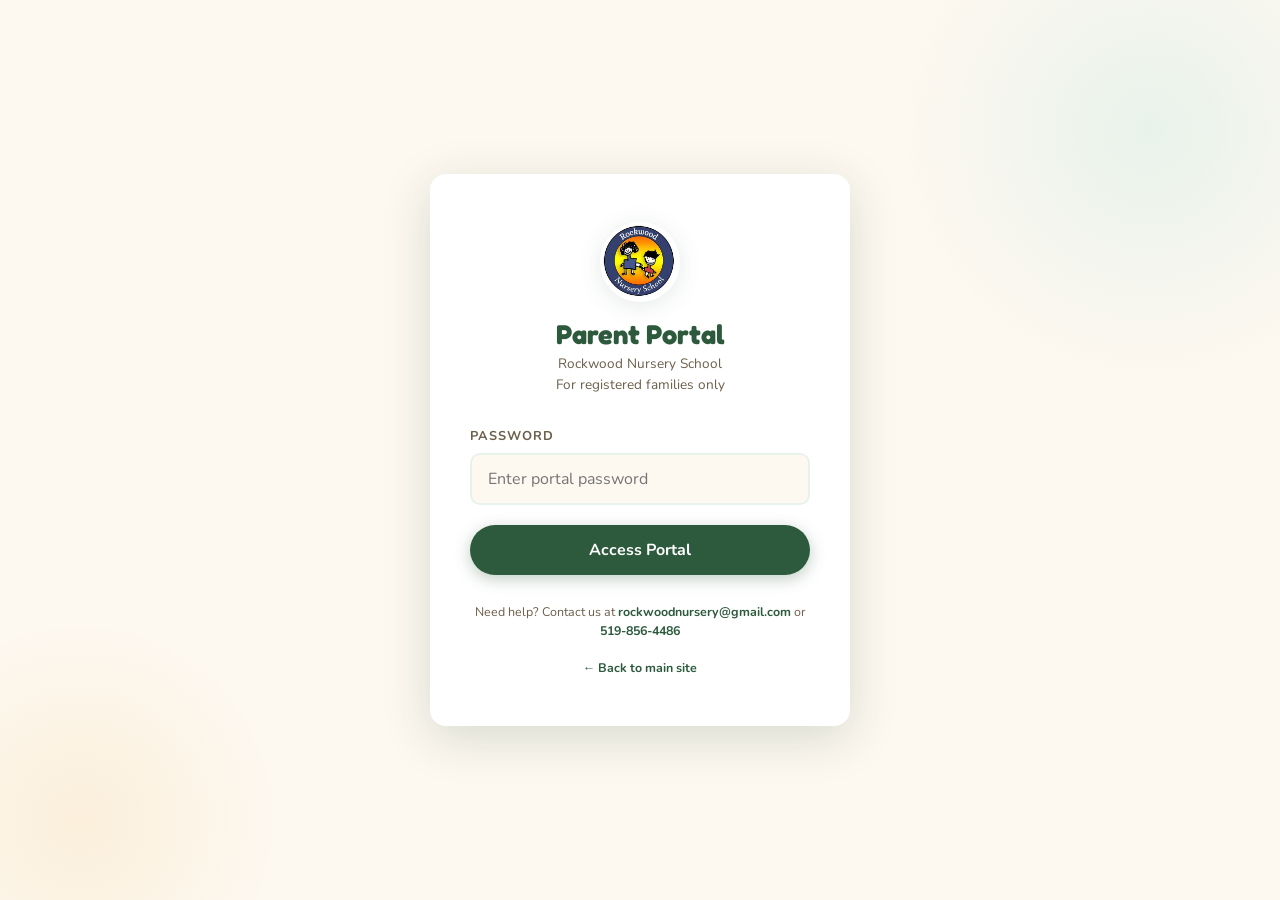
<file: parent-portal/index.html>
<!DOCTYPE html>
<html lang="en">
<head>
<meta charset="UTF-8">

<meta name="viewport" content="width=device-width, initial-scale=1.0">
<title>Parent Portal | Rockwood Nursery School</title>
<meta name="description" content="Rockwood Nursery School secure parent portal. Access school calendars, parent handbook, and committee information.">
<meta name="robots" content="noindex, nofollow">
<link rel="canonical" href="https://rockwoodnurseryschool.ca/parent-portal/">
<title>Parent Portal — Rockwood Nursery School</title>
<link rel="preconnect" href="https://fonts.googleapis.com">
<link href="https://fonts.googleapis.com/css2?family=Fredoka+One&family=Nunito:wght@400;600;700&display=swap" rel="stylesheet">
<link rel="icon" type="image/jpeg" href="[data-uri]">
<style>
  :root {
    --cream: #fdf8f0;
    --green: #2d5a3d;
    --green-light: #4a8c5c;
    --green-pale: #e8f2eb;
    --amber: #e8a020;
    --amber-light: #f5c842;
    --text: #2c2416;
    --text-light: #6b5e4a;
    --radius: 16px;
    --shadow: 0 4px 24px rgba(45,90,61,0.12);
    --shadow-lg: 0 12px 48px rgba(45,90,61,0.18);
  }
  * { margin: 0; padding: 0; box-sizing: border-box; }
  html { scroll-behavior: smooth; }
  body {
    font-family: 'Nunito', sans-serif;
    background: var(--cream);
    color: var(--text);
    min-height: 100vh;
  }

  /* ── LOGIN SCREEN ── */
  #login-screen {
    min-height: 100vh;
    display: flex;
    align-items: center;
    justify-content: center;
    background: var(--cream);
    padding: 24px;
    position: relative;
    overflow: hidden;
  }
  #login-screen::before {
    content: '';
    position: absolute; top: -120px; right: -120px;
    width: 500px; height: 500px;
    background: radial-gradient(circle, var(--green-pale) 0%, transparent 70%);
    pointer-events: none;
  }
  #login-screen::after {
    content: '';
    position: absolute; bottom: -120px; left: -120px;
    width: 400px; height: 400px;
    background: radial-gradient(circle, rgba(232,160,32,0.1) 0%, transparent 70%);
    pointer-events: none;
  }
  .login-card {
    background: white;
    border-radius: var(--radius);
    padding: 48px 40px;
    box-shadow: var(--shadow-lg);
    width: 100%;
    max-width: 420px;
    text-align: center;
    position: relative;
    z-index: 1;
  }
  .login-logo {
    width: 80px; height: 80px;
    border-radius: 50%;
    margin: 0 auto 16px;
    display: block;
    box-shadow: var(--shadow);
  }
  .login-card h1 {
    font-family: 'Fredoka One', cursive;
    color: var(--green);
    font-size: 1.7rem;
    margin-bottom: 4px;
  }
  .login-card .subtitle {
    font-size: 0.85rem;
    color: var(--text-light);
    margin-bottom: 32px;
    line-height: 1.5;
  }
  .login-label {
    display: block;
    text-align: left;
    font-size: 0.8rem;
    font-weight: 700;
    text-transform: uppercase;
    letter-spacing: 0.08em;
    color: var(--text-light);
    margin-bottom: 8px;
  }
  .login-input {
    width: 100%;
    padding: 13px 16px;
    border: 2px solid var(--green-pale);
    border-radius: 10px;
    font-size: 1rem;
    font-family: 'Nunito', sans-serif;
    color: var(--text);
    background: var(--cream);
    transition: border-color 0.2s, box-shadow 0.2s;
    margin-bottom: 20px;
    outline: none;
  }
  .login-input:focus {
    border-color: var(--green);
    box-shadow: 0 0 0 3px rgba(45,90,61,0.1);
  }
  .login-btn {
    width: 100%;
    background: var(--green);
    color: white;
    border: none;
    padding: 14px;
    border-radius: 50px;
    font-family: 'Nunito', sans-serif;
    font-size: 1rem;
    font-weight: 700;
    cursor: pointer;
    transition: background 0.2s, transform 0.15s;
    box-shadow: 0 4px 16px rgba(45,90,61,0.3);
  }
  .login-btn:hover { background: var(--green-light); transform: translateY(-1px); }
  .login-btn:active { transform: translateY(0); }
  .login-error {
    display: none;
    background: #fef2f2;
    border: 1px solid #fca5a5;
    color: #b91c1c;
    border-radius: 10px;
    padding: 10px 14px;
    font-size: 0.85rem;
    font-weight: 600;
    margin-bottom: 16px;
    text-align: left;
  }
  .login-footer {
    margin-top: 28px;
    font-size: 0.78rem;
    color: var(--text-light);
    line-height: 1.5;
  }
  .login-footer a {
    color: var(--green);
    font-weight: 700;
    text-decoration: none;
  }

  /* ── PORTAL SCREEN ── */
  #portal-screen { display: none; }

  /* Portal Nav */
  .portal-nav {
    background: var(--green);
    padding: 14px 40px;
    display: flex;
    align-items: center;
    justify-content: space-between;
    position: sticky; top: 0; z-index: 100;
    box-shadow: 0 2px 20px rgba(0,0,0,0.15);
  }
  .portal-nav-logo {
    display: flex; align-items: center; gap: 10px;
    text-decoration: none;
  }
  .portal-nav-logo img {
    width: 38px; height: 38px; border-radius: 50%;
  }
  .portal-nav-logo-text {
    font-family: 'Fredoka One', cursive;
    color: white; font-size: 1.05rem; line-height: 1.1;
  }
  .portal-nav-logo-text span {
    display: block;
    font-family: 'Nunito', sans-serif;
    font-size: 0.7rem; font-weight: 600;
    color: rgba(255,255,255,0.7);
  }
  .portal-nav-right { display: flex; align-items: center; gap: 16px; }
  .portal-welcome {
    font-size: 0.82rem; color: rgba(255,255,255,0.8); font-weight: 600;
  }
  .logout-btn {
    background: rgba(255,255,255,0.15);
    color: white; border: 1px solid rgba(255,255,255,0.3);
    padding: 7px 16px; border-radius: 50px;
    font-family: 'Nunito', sans-serif;
    font-size: 0.82rem; font-weight: 700;
    cursor: pointer; transition: background 0.2s;
  }
  .logout-btn:hover { background: rgba(255,255,255,0.25); }

  /* Portal hero */
  .portal-hero {
    background: var(--green);
    padding: 32px 40px 48px;
    text-align: center;
    margin-top: -1px;
  }
  .portal-hero h2 {
    font-family: 'Fredoka One', cursive;
    color: white; font-size: 2rem; margin-bottom: 8px;
  }
  .portal-hero p {
    color: rgba(255,255,255,0.75); font-size: 0.92rem;
  }
  .portal-hero-badge {
    display: inline-flex; align-items: center; gap: 6px;
    background: rgba(255,255,255,0.12);
    border: 1px solid rgba(255,255,255,0.2);
    color: var(--amber-light); padding: 5px 14px;
    border-radius: 50px; font-size: 0.78rem; font-weight: 700;
    margin-bottom: 12px;
  }

  /* Portal content */
  .portal-content {
    max-width: 1100px;
    margin: -24px auto 0;
    padding: 0 40px 60px;
    position: relative;
    z-index: 1;
  }

  /* Section headers */
  .portal-section-title {
    display: flex; align-items: center; gap: 10px;
    font-family: 'Fredoka One', cursive;
    color: var(--green); font-size: 1.4rem;
    margin: 40px 0 16px;
    padding-bottom: 10px;
    border-bottom: 2px solid var(--green-pale);
  }
  .portal-section-title .section-icon {
    width: 36px; height: 36px;
    background: var(--green-pale);
    border-radius: 10px;
    display: flex; align-items: center; justify-content: center;
    font-size: 1.1rem; flex-shrink: 0;
  }

  /* Calendar cards */
  .calendar-grid {
    display: grid;
    grid-template-columns: 1fr 1fr;
    gap: 20px;
    margin-bottom: 8px;
  }
  .calendar-card {
    background: white;
    border-radius: var(--radius);
    box-shadow: var(--shadow);
    overflow: hidden;
  }
  .calendar-card-header {
    background: var(--green);
    padding: 14px 20px;
    display: flex; align-items: center; gap: 10px;
  }
  .calendar-card-header h3 {
    font-family: 'Fredoka One', cursive;
    color: white; font-size: 1.05rem;
  }
  .calendar-card-header span { font-size: 1.2rem; }
  .calendar-embed {
    width: 100%;
    height: 420px;
    border: none;
    display: block;
    background: var(--cream);
  }
  .calendar-placeholder {
    height: 420px;
    background: var(--cream);
    display: flex; flex-direction: column;
    align-items: center; justify-content: center;
    gap: 10px; color: var(--text-light);
    font-size: 0.88rem; text-align: center; padding: 20px;
  }
  .calendar-placeholder .ph-icon { font-size: 2.5rem; opacity: 0.4; }
  .calendar-placeholder code {
    background: var(--green-pale); color: var(--green);
    padding: 4px 10px; border-radius: 6px;
    font-size: 0.78rem; font-family: monospace;
    display: block; margin-top: 8px;
  }

  /* Document cards */
  .docs-grid {
    display: grid;
    grid-template-columns: 1fr 1fr;
    gap: 20px;
  }
  .doc-card {
    background: white;
    border-radius: var(--radius);
    box-shadow: var(--shadow);
    padding: 28px;
    display: flex; flex-direction: column;
    align-items: flex-start; gap: 12px;
    border-left: 4px solid var(--green);
    transition: transform 0.2s, box-shadow 0.2s;
  }
  .doc-card:hover { transform: translateY(-3px); box-shadow: var(--shadow-lg); }
  .doc-icon {
    width: 52px; height: 52px;
    background: var(--green-pale);
    border-radius: 12px;
    display: flex; align-items: center; justify-content: center;
    font-size: 1.6rem;
  }
  .doc-info h3 {
    font-family: 'Fredoka One', cursive;
    color: var(--green); font-size: 1.1rem; margin-bottom: 4px;
  }
  .doc-info p {
    font-size: 0.82rem; color: var(--text-light); line-height: 1.5;
  }
  .doc-actions { display: flex; gap: 10px; margin-top: 4px; flex-wrap: wrap; }
  .doc-btn {
    display: inline-flex; align-items: center; gap: 6px;
    padding: 9px 18px; border-radius: 50px;
    font-family: 'Nunito', sans-serif;
    font-size: 0.82rem; font-weight: 700;
    text-decoration: none; cursor: pointer; border: none;
    transition: all 0.2s;
  }
  .doc-btn-primary {
    background: var(--green); color: white;
    box-shadow: 0 3px 10px rgba(45,90,61,0.25);
  }
  .doc-btn-primary:hover { background: var(--green-light); transform: translateY(-1px); }
  .doc-btn-secondary {
    background: var(--green-pale); color: var(--green);
    border: 1px solid rgba(45,90,61,0.2);
  }
  .doc-btn-secondary:hover { background: var(--green); color: white; }
  .doc-placeholder-note {
    font-size: 0.75rem; color: var(--text-light);
    background: var(--cream); border-radius: 8px;
    padding: 8px 12px; border: 1px dashed rgba(45,90,61,0.2);
    width: 100%;
  }
  .doc-placeholder-note code {
    color: var(--green); font-weight: 700; font-family: monospace;
  }

  /* Month navigation */
  .cal-month-nav {
    display: flex; align-items: center; justify-content: space-between;
    padding: 10px 16px 8px;
    border-bottom: 1px solid var(--green-pale);
  }
  .cal-nav-arrow {
    background: var(--green-pale); border: none;
    color: var(--green); width: 30px; height: 30px;
    border-radius: 50%; font-size: 1.1rem; font-weight: 700;
    cursor: pointer; transition: background 0.2s;
    display: flex; align-items: center; justify-content: center;
  }
  .cal-nav-arrow:hover { background: var(--green); color: white; }
  .cal-month-label {
    font-family: 'Fredoka One', cursive;
    color: var(--green); font-size: 1rem;
  }

  /* PDF export button */
  .cal-pdf-btn {
    margin-left: auto;
    background: rgba(255,255,255,0.2);
    border: 1px solid rgba(255,255,255,0.35);
    color: white;
    padding: 5px 14px;
    border-radius: 50px;
    font-family: 'Nunito', sans-serif;
    font-size: 0.72rem;
    font-weight: 700;
    cursor: pointer;
    transition: background 0.2s;
    white-space: nowrap;
  }
  .cal-pdf-btn:hover { background: rgba(255,255,255,0.35); }

  /* Committees */
  .committees-grid {
    display: grid;
    grid-template-columns: 1fr 1fr;
    gap: 20px;
  }
  .committee-card {
    background: white;
    border-radius: var(--radius);
    box-shadow: var(--shadow);
    overflow: hidden;
    transition: transform 0.2s, box-shadow 0.2s;
  }
  .committee-card:hover { transform: translateY(-3px); box-shadow: var(--shadow-lg); }
  .committee-card-header {
    padding: 16px 20px;
    display: flex;
    align-items: center;
    gap: 10px;
  }
  .committee-card:nth-child(1) .committee-card-header { background: var(--green); }
  .committee-card:nth-child(2) .committee-card-header { background: #c4603a; }
  .committee-card:nth-child(3) .committee-card-header { background: var(--amber); }
  .committee-card:nth-child(4) .committee-card-header { background: #4a8c5c; }
  .committee-card-header .com-icon {
    width: 36px; height: 36px;
    background: rgba(255,255,255,0.2);
    border-radius: 10px;
    display: flex; align-items: center; justify-content: center;
    font-size: 1.1rem; flex-shrink: 0;
  }
  .committee-card-header h3 {
    font-family: 'Fredoka One', cursive;
    color: white; font-size: 1.05rem;
    margin: 0;
  }
  .committee-card-body {
    padding: 18px 20px;
  }
  .committee-desc {
    font-size: 0.85rem;
    color: var(--text-light);
    line-height: 1.55;
    margin-bottom: 14px;
    padding-bottom: 14px;
    border-bottom: 1px solid var(--green-pale);
  }
  .committee-members-label {
    font-size: 0.7rem;
    font-weight: 700;
    text-transform: uppercase;
    letter-spacing: 0.08em;
    color: var(--text-light);
    margin-bottom: 8px;
  }
  .committee-member {
    display: flex;
    align-items: center;
    gap: 8px;
    padding: 5px 0;
    font-size: 0.85rem;
    color: var(--text);
  }
  .member-dot {
    width: 6px; height: 6px;
    border-radius: 50%;
    flex-shrink: 0;
  }
  .committee-card:nth-child(1) .member-dot { background: var(--green); }
  .committee-card:nth-child(2) .member-dot { background: #c4603a; }
  .committee-card:nth-child(3) .member-dot { background: var(--amber); }
  .committee-card:nth-child(4) .member-dot { background: #4a8c5c; }

  .committees-loading {
    text-align: center;
    padding: 40px;
    color: var(--text-light);
  }
  .loading-spinner {
    width: 32px; height: 32px;
    border: 3px solid var(--green-pale);
    border-top-color: var(--green);
    border-radius: 50%;
    animation: spin 0.8s linear infinite;
    margin: 0 auto 12px;
  }
  @keyframes spin { to { transform: rotate(360deg); } }
  .committees-error {
    text-align: center;
    padding: 24px;
    background: #fef2f2;
    border: 1px solid #fca5a5;
    border-radius: var(--radius);
    color: #b91c1c;
    font-size: 0.85rem;
  }

  @media (max-width: 700px) {
    .committees-grid { grid-template-columns: 1fr; }
  }

  /* Portal footer */
  .portal-footer {
    background: var(--text);
    color: rgba(255,255,255,0.5);
    padding: 24px 40px;
    text-align: center;
    font-size: 0.78rem;
    line-height: 1.6;
  }
  .portal-footer a {
    color: var(--amber-light); text-decoration: none; font-weight: 600;
  }

  /* Responsive */
  @media (max-width: 700px) {
    .portal-nav { padding: 12px 20px; }
    .portal-hero { padding: 24px 20px 40px; }
    .portal-content { padding: 0 20px 40px; }
    .calendar-grid, .docs-grid { grid-template-columns: 1fr; }
    .portal-welcome { display: none; }
    .login-card { padding: 36px 24px; }
  }
</style>
</head>
<body>

<!-- ═══════════════════════════════════════ -->
<!-- LOGIN SCREEN                           -->
<!-- ═══════════════════════════════════════ -->
<div id="login-screen">
  <div class="login-card">
    <img src="[data-uri]" alt="Rockwood Nursery School" class="login-logo">
    <h1>Parent Portal</h1>
    <p class="subtitle">Rockwood Nursery School<br>For registered families only</p>

    <div class="login-error" id="login-error">
      ⚠️ Incorrect password. Please try again or contact the school.
    </div>

    <label class="login-label" for="password-input">Password</label>
    <input
      type="password"
      id="password-input"
      class="login-input"
      placeholder="Enter portal password"
      autocomplete="current-password"
    >

    <button class="login-btn" onclick="attemptLogin()">Access Portal</button>

    <div class="login-footer">
      Need help? Contact us at
      <a href="mailto:rockwoodnursery@gmail.com">rockwoodnursery@gmail.com</a>
      or <a href="tel:5198564486">519-856-4486</a>
      <br><br>
      <a href="../index.html">← Back to main site</a>
    </div>
  </div>
</div>

<!-- ═══════════════════════════════════════ -->
<!-- PORTAL SCREEN (shown after login)      -->
<!-- ═══════════════════════════════════════ -->
<div id="portal-screen">

  <!-- Nav -->
  <nav class="portal-nav">
    <a href="../index.html" class="portal-nav-logo">
      <img src="[data-uri]" alt="RNS Logo">
      <div class="portal-nav-logo-text">
        Rockwood Nursery School
        <span>Parent Portal</span>
      </div>
    </a>
    <div class="portal-nav-right">
      <span class="portal-welcome">👋 Welcome, RNS Family</span>
      <button class="logout-btn" onclick="logout()">Sign Out</button>
    </div>
  </nav>

  <!-- Hero -->
  <div class="portal-hero">
    <div class="portal-hero-badge">🔒 Secure Family Portal</div>
    <h2>Parent Resources</h2>
    <p>Everything you need for the current school year, all in one place.</p>
  </div>

  <!-- Content -->
  <div class="portal-content">

    <!-- CALENDARS -->
    <div class="portal-section-title">
      <div class="section-icon">📅</div>
      School Calendars
    </div>

    <div class="calendar-grid">

      <!-- Cleaning Calendar -->
      <div class="calendar-card">
        <div class="calendar-card-header">
          <span>🧹</span>
          <h3>Cleaning Calendar</h3>
          <button class="cal-pdf-btn" onclick="exportCalendarPDF('cleaning', 'Cleaning Calendar')" data-type="cleaning">📄 Export PDF</button>
        </div>
        <div class="cal-month-nav">
          <button class="cal-nav-arrow" onclick="changeMonth('cleaning', -1)">‹</button>
          <span class="cal-month-label" id="cleaning-month-label"></span>
          <button class="cal-nav-arrow" onclick="changeMonth('cleaning', 1)">›</button>
        </div>
        <!--
          ╔══════════════════════════════════════════════════╗
          ║  TO EMBED CLEANING CALENDAR:                     ║
          ║  1. Open Google Calendar                         ║
          ║  2. Settings → your calendar → Integrate         ║
          ║  3. Copy the "Embed code" src URL                ║
          ║  4. Replace 3cc581792ac4745c6ef7a857b215b5fb42aeeefed895c0a9074f220056d23334@group.calendar.google.com below           ║
          ╚══════════════════════════════════════════════════╝
        -->
        <iframe
          class="calendar-embed"
          id="cleaning-calendar-iframe"
          src="https://calendar.google.com/calendar/embed?src=3cc581792ac4745c6ef7a857b215b5fb42aeeefed895c0a9074f220056d23334@group.calendar.google.com&ctz=America%2FToronto&mode=MONTH&showTitle=0&showNav=1&showPrint=0&showTabs=0&showCalendars=0"
          style="display:none;"
        ></iframe>
        <div class="calendar-placeholder" id="cleaning-calendar-placeholder">
          <div class="ph-icon">🧹</div>
          <strong>Cleaning Calendar</strong>
          <p>Google Calendar will appear here once connected.</p>
          <code>Calendar connected ✓</code>
        </div>
      </div>

      <!-- Monthly Calendar -->
      <div class="calendar-card">
        <div class="calendar-card-header">
          <span>📆</span>
          <h3>Monthly Calendar</h3>
          <button class="cal-pdf-btn" onclick="exportCalendarPDF('monthly', 'Monthly Calendar')" data-type="monthly">📄 Export PDF</button>
        </div>
        <div class="cal-month-nav">
          <button class="cal-nav-arrow" onclick="changeMonth('monthly', -1)">‹</button>
          <span class="cal-month-label" id="monthly-month-label"></span>
          <button class="cal-nav-arrow" onclick="changeMonth('monthly', 1)">›</button>
        </div>
        <!--
          ╔══════════════════════════════════════════════════╗
          ║  TO EMBED MONTHLY CALENDAR:                      ║
          ║  1. Open Google Calendar                         ║
          ║  2. Settings → your calendar → Integrate         ║
          ║  3. Copy the "Embed code" src URL                ║
          ║  4. Replace adb2e08688202f0f028f6e50e1ad113e04b748e4cd25dc85c835b8f12f696e49@group.calendar.google.com below            ║
          ╚══════════════════════════════════════════════════╝
        -->
        <iframe
          class="calendar-embed"
          id="monthly-calendar-iframe"
          src="https://calendar.google.com/calendar/embed?src=adb2e08688202f0f028f6e50e1ad113e04b748e4cd25dc85c835b8f12f696e49@group.calendar.google.com&ctz=America%2FToronto&mode=MONTH&showTitle=0&showNav=1&showPrint=0&showTabs=0&showCalendars=0"
          style="display:none;"
        ></iframe>
        <div class="calendar-placeholder" id="monthly-calendar-placeholder">
          <div class="ph-icon">📆</div>
          <strong>Monthly Calendar</strong>
          <p>Google Calendar will appear here once connected.</p>
          <code>Replace adb2e08688202f0f028f6e50e1ad113e04b748e4cd25dc85c835b8f12f696e49@group.calendar.google.com in the HTML</code>
        </div>
      </div>

    </div>

    <!-- DOCUMENTS -->
    <div class="portal-section-title">
      <div class="section-icon">📄</div>
      Documents
    </div>

    <div class="docs-grid">

      <!-- Parent Handbook -->
      <div class="doc-card">
        <div class="doc-icon">📖</div>
        <div class="doc-info">
          <h3>Parent Handbook</h3>
          <p>Everything you need to know about RNS — policies, routines, expectations and community guidelines for the current school year.</p>
        </div>
        <div class="doc-actions">
          <!--
            ╔══════════════════════════════════════════════════╗
            ║  TO LINK HANDBOOK PDF:                           ║
            ║  1. Add PDF to the /parent-portal/ folder        ║
            ║  2. Replace HANDBOOK_FILENAME.pdf below          ║
            ╚══════════════════════════════════════════════════╝
          -->
          <a href="ParentHandbook_2026-27-v2.pdf" target="_blank" class="doc-btn doc-btn-primary">📖 View PDF</a>
          <a href="ParentHandbook_2026-27-v2.pdf" download="RNS_Parent_Handbook_2026-27.pdf" class="doc-btn doc-btn-secondary">⬇ Download</a>
        </div>
        <div class="doc-placeholder-note" style="display:none;">
        </div>
      </div>


    </div>
    <!-- COMMITTEES -->
    <div class="portal-section-title">
      <div class="section-icon">👥</div>
      School Committees
    </div>

    <div id="committees-loading" class="committees-loading">
      <div class="loading-spinner"></div>
      <p>Loading committee data...</p>
    </div>
    <div id="committees-grid" class="committees-grid"></div>
    <div id="committees-error" style="display:none;" class="committees-error">
      <p>⚠️ Unable to load committee data. Please check your connection or try again later.</p>
    </div>

  </div>

  <!-- Footer -->
  <footer class="portal-footer">
    <img src="[data-uri]" alt="RNS Logo" style="width:36px;height:36px;border-radius:50%;margin-bottom:8px;display:block;margin-left:auto;margin-right:auto;">
    Rockwood Nursery School Parent Portal · Private & Secure<br>
    Questions? <a href="mailto:rockwoodnursery@gmail.com">rockwoodnursery@gmail.com</a> · <a href="tel:5198564486">519-856-4486</a><br>
    <a href="../index.html">← Back to main site</a>
  </footer>

</div>

<script>
  // ─────────────────────────────────────────────────
  // SHA-256 password hash (password is never stored)
  // ─────────────────────────────────────────────────
  const STORED_HASH = 'e9aa86a3c264c8ce9625e086ad4bbe1c762f5732767fb7f0f6cf4f9049eef1cb';
  const SESSION_KEY = 'rns_portal_auth';

  async function sha256(message) {
    const msgBuffer = new TextEncoder().encode(message);
    const hashBuffer = await crypto.subtle.digest('SHA-256', msgBuffer);
    const hashArray = Array.from(new Uint8Array(hashBuffer));
    return hashArray.map(b => b.toString(16).padStart(2, '0')).join('');
  }

  async function attemptLogin() {
    const input = document.getElementById('password-input').value;
    const error = document.getElementById('login-error');

    if (!input) {
      error.style.display = 'block';
      error.textContent = '⚠️ Please enter a password.';
      return;
    }

    const hash = await sha256(input);

    if (hash === STORED_HASH) {
      sessionStorage.setItem(SESSION_KEY, 'true');
      showPortal();
    } else {
      error.style.display = 'block';
      error.textContent = '⚠️ Incorrect password. Please try again or contact the school.';
      document.getElementById('password-input').value = '';
      document.getElementById('password-input').focus();
    }
  }

  function showPortal() {
    document.getElementById('login-screen').style.display = 'none';
    document.getElementById('portal-screen').style.display = 'block';
    activateCalendars();
    initCalendarControls();
    loadCommittees();
  }

  function activateCalendars() {
    // Activate any calendar iframe whose src doesn't contain a placeholder
    ['cleaning', 'monthly'].forEach(type => {
      const iframe = document.getElementById(type + '-calendar-iframe');
      const placeholder = document.getElementById(type + '-calendar-placeholder');
      if (iframe && !iframe.src.includes('CALENDAR_ID')) {
        placeholder.style.display = 'none';
        iframe.style.display = 'block';
      }
    });
  }

  function logout() {
    sessionStorage.removeItem(SESSION_KEY);
    sessionStorage.removeItem('rns_committees');
    document.getElementById('portal-screen').style.display = 'none';
    document.getElementById('login-screen').style.display = 'flex';
    document.getElementById('password-input').value = '';
    document.getElementById('login-error').style.display = 'none';
  }

  // Allow Enter key on password field
  document.getElementById('password-input').addEventListener('keydown', function(e) {
    if (e.key === 'Enter') attemptLogin();
  });

  // Check if already authenticated this session
  if (sessionStorage.getItem(SESSION_KEY) === 'true') {
    showPortal();
  }
  // ─────────────────────────────────────────────────
  // PDF EXPORT — branded calendar PDF
  // Uses the browser's print-to-PDF with a styled overlay
  // ─────────────────────────────────────────────────
  // ─────────────────────────────────────────────────
  // CALENDAR PDF EXPORT
  // Fetches real events via Google Calendar public JSON feed
  // Renders a full branded monthly calendar grid
  // ─────────────────────────────────────────────────
  const CALENDAR_IDS = {
    cleaning: '3cc581792ac4745c6ef7a857b215b5fb42aeeefed895c0a9074f220056d23334@group.calendar.google.com',
    monthly:  'adb2e08688202f0f028f6e50e1ad113e04b748e4cd25dc85c835b8f12f696e49@group.calendar.google.com',
  };

  // ─────────────────────────────────────────────────
  // CALENDAR STATE — track which month is shown
  // since we can't read the iframe's internal state
  // ─────────────────────────────────────────────────
  const calendarState = {
    cleaning: { year: new Date().getFullYear(), month: new Date().getMonth() },
    monthly:  { year: new Date().getFullYear(), month: new Date().getMonth() },
  };

  const MONTH_NAMES = ['January','February','March','April','May','June',
                        'July','August','September','October','November','December'];

  function initCalendarControls() {
    ['cleaning', 'monthly'].forEach(type => {
      updateCalendarDisplay(type);
    });
  }

  function updateCalendarDisplay(type) {
    const state = calendarState[type];
    const calId = CALENDAR_IDS[type];
    const iframe = document.getElementById(type + '-calendar-iframe');
    const label  = document.getElementById(type + '-month-label');

    if (label) {
      label.textContent = MONTH_NAMES[state.month] + ' ' + state.year;
    }

    // Update iframe src to show correct month
    // Google Calendar embed uses 'dates' param: YYYYMMDD/YYYYMMDD for range
    const firstDay = new Date(state.year, state.month, 1);
    const lastDay  = new Date(state.year, state.month + 1, 0);
    const fmt = d => d.getFullYear().toString() +
                     String(d.getMonth()+1).padStart(2,'0') +
                     String(d.getDate()).padStart(2,'0');

    const baseUrl = `https://calendar.google.com/calendar/embed?src=${encodeURIComponent(calId)}&ctz=America%2FToronto&mode=MONTH&showTitle=0&showNav=0&showPrint=0&showTabs=0&showCalendars=0&dates=${fmt(firstDay)}%2F${fmt(lastDay)}`;

    if (iframe && !iframe.src.includes('CALENDAR_ID')) {
      iframe.src = baseUrl;
    }
  }

  function changeMonth(type, delta) {
    const state = calendarState[type];
    state.month += delta;
    if (state.month > 11) { state.month = 0; state.year++; }
    if (state.month < 0)  { state.month = 11; state.year--; }
    updateCalendarDisplay(type);
  }

  // ─────────────────────────────────────────────────
  // PDF EXPORT — uses tracked month state
  // ─────────────────────────────────────────────────
  async function exportCalendarPDF(calType, calTitle) {
    const btn = document.querySelector(`[data-type="${calType}"]`);
    const origText = btn.innerHTML;
    btn.innerHTML = '⏳ Loading…';
    btn.disabled = true;

    const state = calendarState[calType];
    const { year, month } = state;

    try {
      const events = await fetchCalendarEvents(CALENDAR_IDS[calType], year, month);
      renderCalendarPDF(calTitle, calType, year, month, events);
    } catch (err) {
      console.error('PDF export error:', err);
      alert('Could not load calendar events. Please check the browser console for details.');
    } finally {
      btn.innerHTML = origText;
      btn.disabled = false;
    }
  }

  async function fetchCalendarEvents(calId, year, month) {
    const calKey = calId === CALENDAR_IDS.cleaning ? 'cleaning' : 'monthly';
    const proxyUrl = `/calendar-proxy?cal=${calKey}`;

    try {
      const resp = await fetch(proxyUrl);
      const icsText = await resp.text();

      console.log(`[Calendar Debug] cal=${calKey}, status=${resp.status}, length=${icsText.length}`);
      console.log(`[Calendar Debug] First 300 chars:`, icsText.slice(0, 300));

      if (!resp.ok) {
        console.error(`[Calendar Debug] Proxy returned error ${resp.status}:`, icsText.slice(0, 200));
        throw new Error(`Proxy error: ${resp.status}`);
      }

      if (!icsText.includes('BEGIN:VCALENDAR')) {
        console.error('[Calendar Debug] Response is not iCal — got:', icsText.slice(0, 200));
        throw new Error('Not a valid iCal response');
      }

      const eventCount = (icsText.match(/BEGIN:VEVENT/g) || []).length;
      console.log(`[Calendar Debug] Total events in ICS: ${eventCount}`);

      const events = parseICS(icsText, year, month);
      console.log(`[Calendar Debug] Events in ${year}/${month + 1}: ${events.length}`, events.map(e => e.title));

      return events;

    } catch (err) {
      console.warn('[Calendar Debug] fetchCalendarEvents failed:', err);
      return [];
    }
  }

  function parseICS(ics, year, month) {
    const events = [];
    const vevents = ics.split('BEGIN:VEVENT').slice(1);

    vevents.forEach(block => {
      try {
        // Unfold lines (iCal wraps long lines with \r\n + space/tab)
        const unfolded = block.replace(/\r\n[ \t]/g, '').replace(/\n[ \t]/g, '');
        const lines = unfolded.split(/\r?\n/);

        let summary = '';
        let dtstart = null;
        let isAllDay = false;

        lines.forEach(line => {
          // SUMMARY
          if (line.startsWith('SUMMARY:')) {
            summary = line.slice(8).trim();
          } else if (line.startsWith('SUMMARY;')) {
            summary = line.split(':').slice(1).join(':').trim();
          }
          // All-day: DTSTART;VALUE=DATE:YYYYMMDD
          else if (line.startsWith('DTSTART;VALUE=DATE:')) {
            const d = line.slice(19).trim();
            dtstart = parseICSDate(d);
            isAllDay = true;
          }
          // Timed with TZID: DTSTART;TZID=America/Toronto:20260523T100000
          else if (/^DTSTART;TZID=/.test(line)) {
            const d = line.split(':').slice(1).join(':').trim();
            dtstart = parseICSDate(d);
          }
          // UTC or plain: DTSTART:20260523T100000Z
          else if (line.startsWith('DTSTART:')) {
            const d = line.slice(8).trim();
            dtstart = parseICSDate(d);
          }
        });

        if (summary && dtstart && !isNaN(dtstart)) {
          // Use local date components for matching — avoids UTC offset shifting events to wrong month
          const evYear  = dtstart.getFullYear();
          const evMonth = dtstart.getMonth();
          if (evYear === year && evMonth === month) {
            events.push({ title: summary, start: dtstart, isAllDay });
          }
        }
      } catch (e) {
        console.warn('[Calendar Debug] Skipped malformed event:', e);
      }
    });

    return events.sort((a, b) => a.start - b.start);
  }

  function parseICSDate(str) {
    str = str.trim();

    // All-day: YYYYMMDD
    if (/^\d{8}$/.test(str)) {
      return new Date(
        parseInt(str.slice(0, 4)),
        parseInt(str.slice(4, 6)) - 1,
        parseInt(str.slice(6, 8))
      );
    }

    // With time: YYYYMMDDTHHmmss or YYYYMMDDTHHmmssZ
    const m = str.match(/^(\d{4})(\d{2})(\d{2})T(\d{2})(\d{2})(\d{2})(Z?)$/);
    if (m) {
      const [, y, mo, d, h, min, s, utc] = m;
      if (utc === 'Z') {
        // UTC — convert to local
        return new Date(Date.UTC(+y, +mo - 1, +d, +h, +min, +s));
      } else {
        // Local / TZID — treat as local time directly
        return new Date(+y, +mo - 1, +d, +h, +min, +s);
      }
    }

    // Fallback
    return new Date(str);
  }

  function renderCalendarPDF(calTitle, calType, year, month, events) {
    // Show a visible debug notice if no events found
    const debugInfo = events.length === 0
      ? `<div style="background:#fef9c3;border:2px solid #f5c842;border-radius:10px;padding:14px 18px;margin-bottom:16px;font-family:monospace;font-size:11px;color:#7a5500;">
          <strong>⚠️ No events found for ${['Jan','Feb','Mar','Apr','May','Jun','Jul','Aug','Sep','Oct','Nov','Dec'][month]} ${year}</strong><br>
          Check browser console (F12 → Console) for [Calendar Debug] messages to diagnose.<br>
          Common causes: calendar not public · worker route not set up · events are in a different month
         </div>`
      : '';
    const monthNames = ['January','February','March','April','May','June','July','August','September','October','November','December'];
    const monthName  = monthNames[month];
    const daysInMonth = new Date(year, month + 1, 0).getDate();
    const firstDay   = new Date(year, month, 1).getDay(); // 0=Sun
    const today      = new Date();

    // Colour palette per calendar type
    const colours = {
      cleaning: { header: '#2d5a3d', event: '#e8f2eb', eventText: '#2d5a3d', eventBorder: '#2d5a3d', dot: '#2d5a3d' },
      monthly:  { header: '#2d5a3d', event: '#fff3cd', eventText: '#7a5500', eventBorder: '#e8a020', dot: '#e8a020' },
    };
    const c = colours[calType] || colours.monthly;

    // Map events to day numbers
    const eventsByDay = {};
    events.forEach(ev => {
      const d = ev.start.getDate();
      const m = ev.start.getMonth();
      const y = ev.start.getFullYear();
      if (y === year && m === month) {
        if (!eventsByDay[d]) eventsByDay[d] = [];
        eventsByDay[d].push(ev);
      }
    });

    // Build calendar grid cells
    let gridCells = '';
    const totalCells = Math.ceil((firstDay + daysInMonth) / 7) * 7;

    for (let i = 0; i < totalCells; i++) {
      const dayNum = i - firstDay + 1;
      const isValid = dayNum >= 1 && dayNum <= daysInMonth;
      const isToday = isValid && dayNum === today.getDate() && month === today.getMonth() && year === today.getFullYear();
      const dayEvents = isValid ? (eventsByDay[dayNum] || []) : [];

      if (!isValid) {
        gridCells += `<div class="day empty"></div>`;
      } else {
        const evHTML = dayEvents.map(ev =>
          `<div class="event" style="background:${c.event};color:${c.eventText};border-left:3px solid ${c.eventBorder};">${ev.title}</div>`
        ).join('');

        gridCells += `
          <div class="day${isToday ? ' today' : ''}${dayEvents.length ? ' has-events' : ''}">
            <div class="day-num${isToday ? ' today-num' : ''}">${dayNum}</div>
            ${evHTML}
          </div>`;
      }
    }

    // Event list below grid
    const allEvents = Object.entries(eventsByDay)
      .sort((a, b) => +a[0] - +b[0])
      .flatMap(([day, evs]) => evs.map(ev => ({ day: +day, ...ev })));

    const eventListHTML = allEvents.length > 0 ? `
      <div class="event-list-title">📋 Event Details — ${monthName} ${year}</div>
      <table class="event-list">
        ${allEvents.map(ev => `
          <tr>
            <td class="el-date">${monthName.slice(0,3)} ${ev.day}</td>
            <td class="el-title">${ev.title}</td>
            <td class="el-desc">${ev.description ? ev.description.replace(/<[^>]+>/g,'').slice(0,120) : ''}</td>
          </tr>
        `).join('')}
      </table>` : `<p class="no-events">No events found for ${monthName} ${year}.</p>`;

    const printWin = window.open('', '_blank', 'width=1100,height=800');
    printWin.document.write(`<!DOCTYPE html>
<html>
<head>
<title>${calTitle} — ${monthName} ${year}</title>
<link href="https://fonts.googleapis.com/css2?family=Fredoka+One&family=Nunito:wght@400;600;700&display=swap" rel="stylesheet">
<style>
  @page { size: landscape; margin: 0.4in 0.5in; }
  @media print { .no-print { display: none !important; } body { print-color-adjust: exact; -webkit-print-color-adjust: exact; } }
  * { margin:0; padding:0; box-sizing:border-box; }
  body { font-family:'Nunito',sans-serif; background:white; color:#2c2416; font-size:11px; }

  /* PRINT BUTTON */
  .print-bar { background:#f8f4ee; border-bottom:2px solid #e8f2eb; padding:10px 20px; display:flex; align-items:center; justify-content:space-between; }
  .print-bar span { font-size:12px; color:#6b5e4a; }
  .print-btn { background:#2d5a3d; color:white; border:none; padding:8px 22px; border-radius:50px; font-family:'Nunito',sans-serif; font-weight:700; font-size:13px; cursor:pointer; }
  .print-btn:hover { background:#4a8c5c; }

  /* HEADER */
  .header { background:${c.header}; padding:14px 22px; display:flex; align-items:center; justify-content:space-between; }
  .header-left { display:flex; align-items:center; gap:12px; }
  .header h1 { font-family:'Fredoka One',cursive; color:white; font-size:20px; margin:0; }
  .header-sub { font-size:10px; color:rgba(255,255,255,0.65); font-weight:600; margin-top:2px; }
  .header-right { text-align:right; }
  .header-month { font-family:'Fredoka One',cursive; color:#f5c842; font-size:18px; }
  .header-url { font-size:9px; color:rgba(255,255,255,0.5); margin-top:2px; }
  .amber-bar { height:4px; background:#f5c842; }

  /* CALENDAR GRID */
  .cal-wrap { padding:12px 0 8px; }
  .dow-row { display:grid; grid-template-columns:repeat(7,1fr); gap:2px; margin-bottom:2px; }
  .dow { text-align:center; font-size:9px; font-weight:700; text-transform:uppercase; letter-spacing:0.06em; color:#6b5e4a; padding:4px 0; }
  .grid { display:grid; grid-template-columns:repeat(7,1fr); gap:2px; }
  .day { background:#fafaf8; border:1px solid #eee; border-radius:5px; min-height:72px; padding:4px 5px; vertical-align:top; }
  .day.empty { background:transparent; border-color:transparent; }
  .day.today { background:#e8f2eb; border-color:#2d5a3d; }
  .day.has-events { background:white; }
  .day-num { font-size:11px; font-weight:700; color:#2c2416; margin-bottom:3px; line-height:1; }
  .today-num { background:#2d5a3d; color:white; width:18px; height:18px; border-radius:50%; display:flex; align-items:center; justify-content:center; font-size:10px; }
  .event { font-size:8.5px; font-weight:600; padding:2px 4px; border-radius:3px; margin-bottom:2px; line-height:1.3; word-break:break-word; }

  /* EVENT LIST */
  .event-list-title { font-family:'Fredoka One',cursive; color:#2d5a3d; font-size:13px; margin:14px 0 6px; padding-top:10px; border-top:2px solid #f5c842; }
  .event-list { width:100%; border-collapse:collapse; }
  .event-list tr:nth-child(even) { background:#fafaf8; }
  .el-date { width:60px; padding:4px 8px; font-weight:700; color:#2d5a3d; font-size:9px; white-space:nowrap; }
  .el-title { padding:4px 8px; font-weight:700; font-size:9.5px; width:180px; }
  .el-desc { padding:4px 8px; color:#6b5e4a; font-size:9px; }
  .no-events { text-align:center; padding:20px; color:#6b5e4a; font-size:11px; }

  /* FOOTER */
  .footer { border-top:2px solid #f5c842; margin-top:10px; padding-top:7px; display:flex; justify-content:space-between; font-size:8.5px; color:#6b5e4a; }
</style>
</head>
<body>

<div class="print-bar no-print">
  <span>Preview — <strong>${calTitle} · ${monthName} ${year}</strong> · Rockwood Nursery School</span>
  <button class="print-btn" onclick="window.print()">🖨 Print / Save as PDF</button>
</div>

${debugInfo}

<div class="header">
  <div class="header-left">
    <div>
      <h1>${calTitle}</h1>
      <div class="header-sub">Rockwood Nursery School · Parent Portal</div>
    </div>
  </div>
  <div class="header-right">
    <div class="header-month">${monthName} ${year}</div>
    <div class="header-url">rockwoodnurseryschool.ca</div>
  </div>
</div>
<div class="amber-bar"></div>

<div class="cal-wrap">
  <div class="dow-row">
    ${['Sunday','Monday','Tuesday','Wednesday','Thursday','Friday','Saturday'].map(d => `<div class="dow">${d}</div>`).join('')}
  </div>
  <div class="grid">${gridCells}</div>
</div>

${eventListHTML}

<div class="footer">
  <span>Rockwood Nursery School · Town Hall, 191 Main St S., Rockwood ON · 519-856-4486</span>
  <span>Generated ${today.toLocaleDateString('en-CA', {year:'numeric',month:'long',day:'numeric'})}</span>
</div>

</body>
</html>`);
    printWin.document.close();
  }

  // ─────────────────────────────────────────────────
  // COMMITTEES — fetch from Google Sheets
  // Sheet: 1Doo3CEH6YXOH_0AeQcbNsaTtF4n42R9GSypzVEPng9E
  // Tabs: Fundraising, Graduation, Feild Trip, Outreach
  // ─────────────────────────────────────────────────
  const SHEET_ID = '1Doo3CEH6YXOH_0AeQcbNsaTtF4n42R9GSypzVEPng9E';
  const COMMITTEE_TABS = ['Fundraising', 'Graduation', 'Feild Trip', 'Outreach'];
  const COMMITTEE_ICONS = ['💰', '🎓', '🚌', '🤝'];

  function showPortalContent() {
    loadCommittees();
  }

  async function loadCommittees() {
    const grid = document.getElementById('committees-grid');
    const loading = document.getElementById('committees-loading');
    const error = document.getElementById('committees-error');

    // Always hide error on entry - it should never show if we have cached or live data
    error.style.display = 'none';

    // Check sessionStorage cache first - survives refresh without re-fetching
    const cached = sessionStorage.getItem('rns_committees');
    if (cached) {
      try {
        const committees = JSON.parse(cached);
        loading.style.display = 'none';
        renderCommittees(committees, grid);
        return;
      } catch (e) {
        sessionStorage.removeItem('rns_committees');
      }
    }

    try {
      const committees = [];
      let anySucceeded = false;

      for (let i = 0; i < COMMITTEE_TABS.length; i++) {
        const tabName = encodeURIComponent(COMMITTEE_TABS[i]);
        const url = `https://docs.google.com/spreadsheets/d/${SHEET_ID}/gviz/tq?tqx=out:csv&sheet=${tabName}`;

        try {
          const response = await fetch(url);
          const text = await response.text();

          // Google returns an HTML error page if not public
          if (!response.ok || text.includes('<html') || text.includes('google-signin')) {
            throw new Error('Sheet not public or accessible');
          }

          const parsed = parseCommitteeCSV(text);
          parsed.icon = COMMITTEE_ICONS[i];
          committees.push(parsed);
          anySucceeded = true;

        } catch (tabErr) {
          console.warn('Could not load tab: ' + COMMITTEE_TABS[i], tabErr);
          committees.push({
            name: COMMITTEE_TABS[i] + ' Committee',
            description: 'Details coming soon.',
            members: [],
            icon: COMMITTEE_ICONS[i],
          });
        }
      }

      loading.style.display = 'none';

      // Cache in sessionStorage so refresh doesn't lose data
      if (anySucceeded) {
        sessionStorage.setItem('rns_committees', JSON.stringify(committees));
      }

      renderCommittees(committees, grid);

    } catch (err) {
      console.error('Error loading committees:', err);
      loading.style.display = 'none';
      // Only show error if we have absolutely nothing to show
      if (!grid.innerHTML) {
        error.style.display = 'block';
      }
    }
  }

  function renderCommittees(committees, grid) {
    grid.innerHTML = committees.map((c) => `
      <div class="committee-card">
        <div class="committee-card-header">
          <div class="com-icon">${c.icon}</div>
          <h3>${c.name}</h3>
        </div>
        <div class="committee-card-body">
          <p class="committee-desc">${c.description}</p>
          ${c.members.length > 0 ? `
            <div class="committee-members-label">Committee Members</div>
            ${c.members.map(m => `
              <div class="committee-member">
                <div class="member-dot"></div>
                <span>${m}</span>
              </div>
            `).join('')}
          ` : ''}
        </div>
      </div>
    `).join('');
  }

  function parseCommitteeCSV(csv) {
    const lines = csv.split('\n').map(l => l.trim()).filter(l => l);
    let name = '';
    let description = '';
    const members = [];
    let inMembers = false;

    for (const line of lines) {
      // Remove surrounding quotes from CSV
      const cleanLine = line.replace(/^"|"$/g, '').replace(/""/g, '"');
      const parts = cleanLine.split(',').map(p => p.replace(/^"|"$/g, '').trim());

      if (parts[0] && parts[0].toLowerCase().includes('committee name')) {
        name = parts[1] || '';
      } else if (parts[0] && parts[0].toLowerCase().includes('committee desc')) {
        description = parts[1] || '';
      } else if (parts[0] && parts[0].toLowerCase().includes('member')) {
        inMembers = true;
      } else if (inMembers && parts[0] && parts[0] !== '') {
        members.push(parts[0]);
      }
    }

    return { name, description, members };
  }
</script>
</body>
</html>
</file>
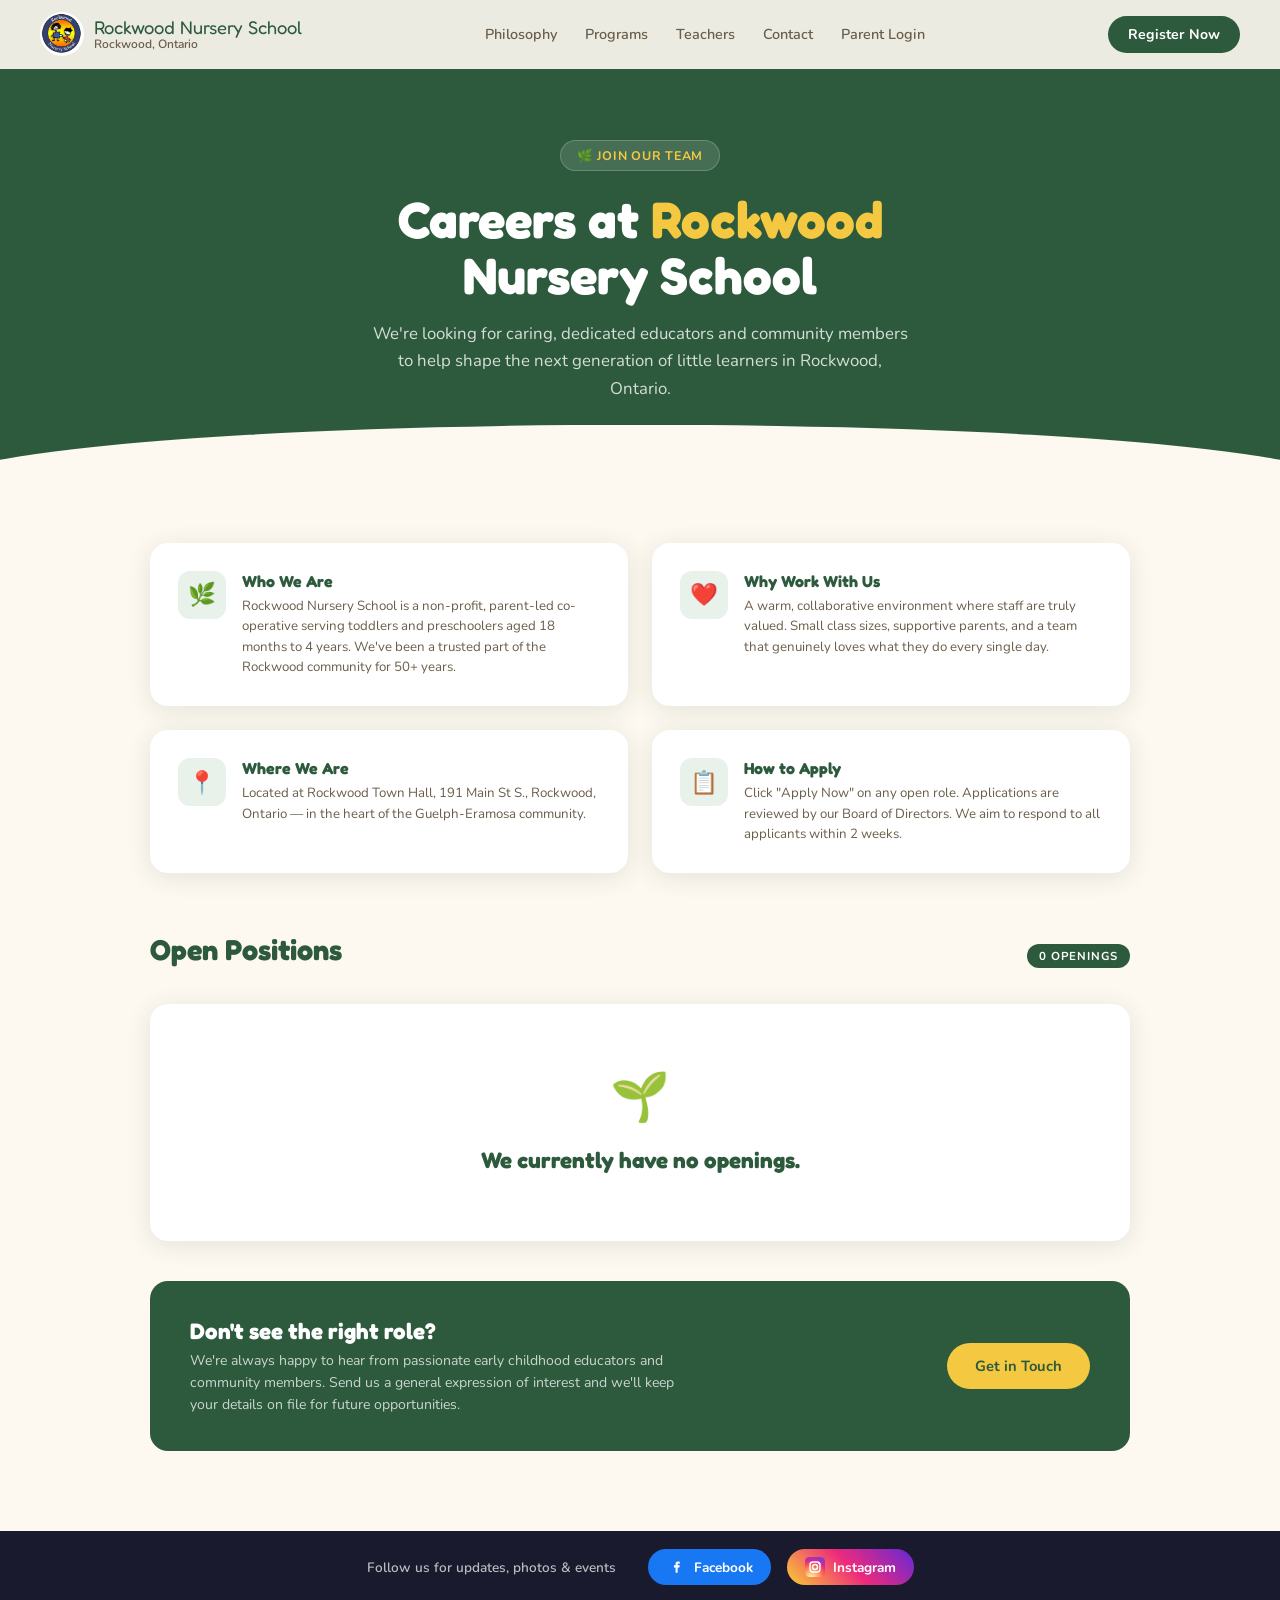
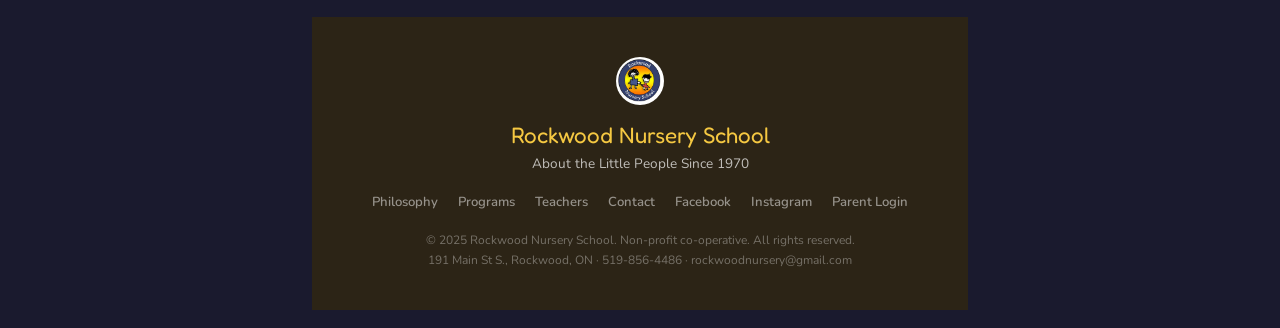
<file: jobs.html>
<!DOCTYPE html>
<html lang="en">
<head>
<meta charset="UTF-8">

<meta name="viewport" content="width=device-width, initial-scale=1.0">
<title>Job Openings | Rockwood Nursery School — Rockwood, Ontario</title>
<meta name="description" content="Careers at Rockwood Nursery School. We are currently hiring a Registered Early Childhood Educator (RECE) for September 2026. Apply now to join our team in Rockwood, Ontario.">
<meta name="robots" content="index, follow">
<link rel="canonical" href="https://rockwoodnurseryschool.ca/jobs.html">
<meta property="og:type" content="website">
<meta property="og:url" content="https://rockwoodnurseryschool.ca/jobs.html">
<meta property="og:title" content="Job Openings — Rockwood Nursery School">
<meta property="og:description" content="Now hiring a Registered Early Childhood Educator (RECE) for September 2026. Join our warm, co-operative nursery school team in Rockwood, Ontario.">
<meta property="og:image" content="https://rockwoodnurseryschool.ca/images/gallery-largeroom.jpg">
<script type="application/ld+json">
{
  "@context": "https://schema.org",
  "@type": "JobPosting",
  "title": "Registered Early Childhood Educator (RECE)",
  "description": "Rockwood Nursery School is seeking a dedicated Registered Early Childhood Educator to join our team for the 2026-2027 school year. 0.6 FTE contract, 20 hours/week, Monday to Friday 8:00am-12:00pm.",
  "datePosted": "2026-05-01",
  "validThrough": "2026-05-22",
  "employmentType": "PART_TIME",
  "hiringOrganization": {
    "@type": "Organization",
    "name": "Rockwood Nursery School",
    "sameAs": "https://rockwoodnurseryschool.ca",
    "logo": "https://rockwoodnurseryschool.ca/images/logo.jpg"
  },
  "jobLocation": {
    "@type": "Place",
    "address": {
      "@type": "PostalAddress",
      "streetAddress": "191 Main St S.",
      "addressLocality": "Rockwood",
      "addressRegion": "ON",
      "postalCode": "N0B 2K0",
      "addressCountry": "CA"
    }
  },
  "baseSalary": {
    "@type": "MonetaryAmount",
    "currency": "CAD",
    "value": { "@type": "QuantitativeValue", "unitText": "HOUR" }
  },
  "qualifications": "Must be a Registered Early Childhood Educator (RECE) in good standing with the Ontario College of Early Childhood Educators. Minimum 3 years experience. Valid CPR-C and First Aid Certification required.",
  "industry": "Early Childhood Education",
  "occupationalCategory": "39-9011.00 — Childcare Workers",
  "applicationContact": {
    "@type": "ContactPoint",
    "email": "rockwoodnursery@gmail.com",
    "contactType": "Human Resources"
  }
}
</script>
<title>Job Openings — Rockwood Nursery School</title>
<link rel="preconnect" href="https://fonts.googleapis.com">
<link href="https://fonts.googleapis.com/css2?family=Fredoka+One&family=Nunito:wght@400;500;600;700&display=swap" rel="stylesheet">
<link rel="stylesheet" href="../style.css">
<link rel="icon" type="image/jpeg" href="[data-uri]">
<style>
  /* ── JOBS PAGE SPECIFIC ── */
  .jobs-hero {
    background: var(--green);
    padding: 140px 60px 80px;
    text-align: center;
    position: relative;
    overflow: hidden;
  }
  .jobs-hero::before {
    content: '';
    position: absolute; bottom: -2px; left: 0; right: 0;
    height: 60px;
    background: var(--cream);
    clip-path: ellipse(55% 100% at 50% 100%);
  }
  .jobs-hero-badge {
    display: inline-flex; align-items: center; gap: 8px;
    background: rgba(255,255,255,0.12);
    border: 1px solid rgba(255,255,255,0.2);
    color: var(--amber-light);
    padding: 6px 16px; border-radius: 50px;
    font-size: 0.78rem; font-weight: 700;
    letter-spacing: 0.06em; text-transform: uppercase;
    margin-bottom: 20px;
  }
  .jobs-hero h1 {
    font-family: 'Fredoka One', cursive;
    color: white; font-size: clamp(2.4rem, 4vw, 3.4rem);
    line-height: 1.1; margin-bottom: 16px;
  }
  .jobs-hero h1 em { color: var(--amber-light); font-style: normal; }
  .jobs-hero p {
    color: rgba(255,255,255,0.8);
    font-size: 1.05rem; line-height: 1.65;
    max-width: 540px; margin: 0 auto;
  }

  /* ── JOBS CONTENT ── */
  .jobs-content {
    padding: 60px 60px 80px;
    max-width: 1100px;
    margin: 0 auto;
  }

  .jobs-intro {
    display: grid;
    grid-template-columns: 1fr 1fr;
    gap: 24px;
    margin-bottom: 60px;
  }
  .intro-card {
    background: white;
    border-radius: var(--radius);
    padding: 28px;
    box-shadow: var(--shadow);
    display: flex; gap: 16px; align-items: flex-start;
  }
  .intro-icon {
    width: 48px; height: 48px;
    background: var(--green-pale);
    border-radius: 12px;
    display: flex; align-items: center; justify-content: center;
    font-size: 1.4rem; flex-shrink: 0;
  }
  .intro-card h3 {
    font-family: 'Fredoka One', cursive;
    color: var(--green); font-size: 1rem; margin-bottom: 5px;
  }
  .intro-card p {
    font-size: 0.83rem; color: var(--text-light); line-height: 1.55;
  }

  /* ── SECTION HEADER ── */
  .jobs-section-header {
    display: flex; align-items: center; justify-content: space-between;
    margin-bottom: 24px;
  }
  .jobs-section-header h2 {
    font-family: 'Fredoka One', cursive;
    color: var(--green); font-size: 1.8rem;
    display: flex; align-items: center; gap: 10px;
  }
  .jobs-count {
    background: var(--green);
    color: white; font-size: 0.72rem; font-weight: 700;
    padding: 4px 12px; border-radius: 50px;
    text-transform: uppercase; letter-spacing: 0.08em;
  }

  /* ── JOB CARD ── */
  .job-card {
    background: white;
    border-radius: var(--radius);
    box-shadow: var(--shadow);
    overflow: hidden;
    margin-bottom: 24px;
    transition: transform 0.2s, box-shadow 0.2s;
    border-left: 5px solid var(--green);
  }
  .job-card:hover { transform: translateY(-3px); box-shadow: var(--shadow-lg); }
  .job-card:nth-child(2) { border-color: var(--amber); }
  .job-card:nth-child(3) { border-color: var(--terra); }

  .job-card-top {
    padding: 28px 32px;
  }
  .job-meta {
    display: flex; flex-wrap: wrap; gap: 10px; margin-bottom: 14px;
  }
  .job-tag {
    display: inline-flex; align-items: center; gap: 5px;
    font-size: 0.72rem; font-weight: 700;
    padding: 4px 12px; border-radius: 50px;
    text-transform: uppercase; letter-spacing: 0.05em;
  }
  .job-tag.type { background: var(--green-pale); color: var(--green); }
  .job-tag.status-open { background: #dcfce7; color: #166534; }
  .job-tag.status-closed { background: #f3f4f6; color: #6b7280; }
  .job-tag.location { background: rgba(232,160,32,0.12); color: #8a6000; }
  .job-tag.start { background: var(--cream); color: var(--text-light); border: 1px solid var(--green-pale); }

  .job-title {
    font-family: 'Fredoka One', cursive;
    color: var(--green); font-size: 1.6rem; margin-bottom: 8px;
  }
  .job-org {
    font-size: 0.85rem; color: var(--text-light);
    font-weight: 600; margin-bottom: 16px;
  }
  .job-summary {
    font-size: 0.92rem; color: var(--text); line-height: 1.7;
    margin-bottom: 20px;
  }

  .job-details {
    display: grid;
    grid-template-columns: 1fr 1fr;
    gap: 12px;
    padding: 20px 32px;
    background: var(--cream);
    border-top: 1px solid var(--green-pale);
  }
  .job-detail-item {
    display: flex; flex-direction: column; gap: 2px;
  }
  .job-detail-label {
    font-size: 0.68rem; font-weight: 700;
    text-transform: uppercase; letter-spacing: 0.08em;
    color: var(--text-light);
  }
  .job-detail-value {
    font-size: 0.88rem; font-weight: 600; color: var(--text);
  }

  .job-card-footer {
    padding: 20px 32px;
    display: flex; align-items: center; justify-content: space-between;
    border-top: 1px solid var(--green-pale);
    gap: 16px; flex-wrap: wrap;
  }
  .job-posted {
    font-size: 0.78rem; color: var(--text-light); font-weight: 600;
  }
  .job-apply-btn {
    background: var(--green); color: white;
    padding: 12px 28px; border-radius: 50px;
    font-family: 'Nunito', sans-serif;
    font-weight: 700; font-size: 0.92rem;
    text-decoration: none;
    transition: background 0.2s, transform 0.15s;
    box-shadow: 0 4px 14px rgba(45,90,61,0.3);
    display: inline-flex; align-items: center; gap: 8px;
  }
  .job-apply-btn:hover { background: var(--green-light); transform: translateY(-2px); }
  .job-apply-btn.disabled {
    background: #d1d5db; color: #9ca3af; cursor: not-allowed;
    box-shadow: none; pointer-events: none;
  }

  /* ── NO OPENINGS ── */
  .no-openings {
    text-align: center;
    padding: 60px 40px;
    background: white;
    border-radius: var(--radius);
    box-shadow: var(--shadow);
    margin-bottom: 24px;
  }
  .no-openings .no-icon { font-size: 3rem; margin-bottom: 16px; }
  .no-openings h3 {
    font-family: 'Fredoka One', cursive;
    color: var(--green); font-size: 1.4rem; margin-bottom: 8px;
  }
  .no-openings p {
    font-size: 0.9rem; color: var(--text-light);
    line-height: 1.6; max-width: 420px; margin: 0 auto;
  }

  /* ── GENERAL INTEREST ── */
  .general-interest {
    background: var(--green);
    border-radius: var(--radius);
    padding: 36px 40px;
    display: flex; align-items: center; justify-content: space-between;
    gap: 24px; flex-wrap: wrap;
    margin-top: 40px;
  }
  .general-interest h3 {
    font-family: 'Fredoka One', cursive;
    color: white; font-size: 1.4rem; margin-bottom: 6px;
  }
  .general-interest p {
    font-size: 0.88rem; color: rgba(255,255,255,0.75); line-height: 1.55;
    max-width: 500px;
  }
  .general-interest-btn {
    background: var(--amber-light); color: var(--green);
    padding: 13px 28px; border-radius: 50px;
    font-family: 'Nunito', sans-serif;
    font-weight: 700; font-size: 0.92rem;
    text-decoration: none; flex-shrink: 0;
    transition: all 0.2s;
  }
  .general-interest-btn:hover { background: white; }

  /* ── RESPONSIVE ── */
  @media (max-width: 900px) {
    .jobs-hero { padding: 120px 24px 60px; }
    .jobs-content { padding: 40px 24px 60px; }
    .jobs-intro { grid-template-columns: 1fr; }
    .job-details { grid-template-columns: 1fr; }
    .job-card-top { padding: 20px; }
    .job-card-footer { padding: 16px 20px; }
    .job-card-footer { flex-direction: column; align-items: flex-start; }
    .job-apply-btn { width: 100%; justify-content: center; }
    .general-interest { padding: 28px 24px; }
    .general-interest-btn { width: 100%; text-align: center; }
  }
  /* ── APPLY MODAL ── */
  .modal-overlay {
    display: none;
    position: fixed; inset: 0; z-index: 999;
    background: rgba(44,36,22,0.55);
    backdrop-filter: blur(4px);
    align-items: center; justify-content: center;
    padding: 20px;
  }
  .modal-overlay.active { display: flex; }
  .modal {
    background: white;
    border-radius: var(--radius);
    box-shadow: var(--shadow-lg);
    max-width: 520px; width: 100%;
    overflow: hidden;
    animation: modalIn 0.25s ease;
  }
  @keyframes modalIn { from { opacity:0; transform:translateY(16px); } to { opacity:1; transform:translateY(0); } }
  .modal-header {
    background: var(--green);
    padding: 22px 28px;
    display: flex; align-items: center; justify-content: space-between;
  }
  .modal-header h3 {
    font-family: 'Fredoka One', cursive;
    color: white; font-size: 1.3rem; margin: 0;
  }
  .modal-close {
    background: rgba(255,255,255,0.15); border: none;
    color: white; width: 30px; height: 30px;
    border-radius: 50%; font-size: 1rem;
    cursor: pointer; display: flex; align-items: center; justify-content: center;
    transition: background 0.2s;
  }
  .modal-close:hover { background: rgba(255,255,255,0.3); }
  .modal-body { padding: 28px; }
  .modal-body p { font-size: 0.9rem; color: var(--text-light); line-height: 1.6; margin-bottom: 20px; }
  .modal-email-box {
    background: var(--cream);
    border: 2px solid var(--green-pale);
    border-radius: 12px;
    padding: 16px 18px;
    margin-bottom: 20px;
  }
  .modal-email-box .label {
    font-size: 0.72rem; font-weight: 700;
    text-transform: uppercase; letter-spacing: 0.08em;
    color: var(--text-light); margin-bottom: 4px;
  }
  .modal-email-address {
    font-size: 1.05rem; font-weight: 700;
    color: var(--green); letter-spacing: 0.01em;
  }
  .modal-copy-btn {
    background: none; border: 1px solid var(--green-pale);
    color: var(--text-light); padding: 4px 12px;
    border-radius: 50px; font-size: 0.75rem; font-weight: 700;
    cursor: pointer; margin-top: 8px; transition: all 0.2s;
    font-family: 'Nunito', sans-serif;
  }
  .modal-copy-btn:hover { background: var(--green); color: white; border-color: var(--green); }
  .modal-copy-btn.copied { background: var(--green); color: white; border-color: var(--green); }
  .modal-subject-box {
    background: var(--green-pale);
    border-radius: 10px; padding: 12px 16px;
    margin-bottom: 20px;
  }
  .modal-subject-box .label {
    font-size: 0.72rem; font-weight: 700;
    text-transform: uppercase; letter-spacing: 0.08em;
    color: var(--text-light); margin-bottom: 4px;
  }
  .modal-subject-box p {
    font-size: 0.85rem; color: var(--text);
    font-weight: 600; margin: 0; line-height: 1.4;
  }
  .modal-include {
    font-size: 0.82rem; color: var(--text-light);
    line-height: 1.6; margin-bottom: 0 !important;
  }
  .modal-include li { margin-left: 16px; margin-bottom: 2px; }
  .modal-footer {
    padding: 16px 28px 24px;
    display: flex; gap: 10px; flex-wrap: wrap;
  }
  .modal-try-mailto {
    flex: 1; text-align: center;
    background: var(--green); color: white;
    padding: 12px 20px; border-radius: 50px;
    font-family: 'Nunito', sans-serif; font-weight: 700;
    font-size: 0.88rem; text-decoration: none;
    transition: background 0.2s;
  }
  .modal-try-mailto:hover { background: var(--green-light); }
  .modal-dismiss {
    background: var(--cream); color: var(--text-light);
    border: 1px solid var(--green-pale);
    padding: 12px 20px; border-radius: 50px;
    font-family: 'Nunito', sans-serif; font-weight: 700;
    font-size: 0.88rem; cursor: pointer; transition: all 0.2s;
  }
  .modal-dismiss:hover { background: var(--green-pale); }
</style>
</head>
<body>

<nav id="navbar">
  <a href="index.html" class="nav-logo">
    <img src="images/logo.jpg" alt="RNS Logo">
    <div class="nav-logo-text">Rockwood Nursery School<span>Rockwood, Ontario</span></div>
  </a>
  <ul class="nav-links">
    <li><a href="index.html#philosophy">Philosophy</a></li>
    <li><a href="index.html#programs">Programs</a></li>
    <li><a href="index.html#teachers">Teachers</a></li>
    <li><a href="index.html#contact">Contact</a></li>
    <li><a href="parent-portal/index.html" target="_blank">Parent Login</a></li>
  </ul>
  <a href="/RNS-Registration-Form-2026-2027.pdf" class="nav-cta">Register Now</a>
  <div class="nav-hamburger" id="hamburger" onclick="toggleMenu()">
    <span></span><span></span><span></span>
  </div>
</nav>

<div class="mobile-menu" id="mobileMenu">
  <a href="index.html#philosophy" onclick="closeMenu()">Our Philosophy</a>
  <a href="index.html#programs" onclick="closeMenu()">Programs</a>
  <a href="index.html#teachers" onclick="closeMenu()">Teachers</a>
  <a href="index.html#contact" onclick="closeMenu()">Contact</a>
  <a href="/RNS-Registration-Form-2026-2027.pdf" class="mobile-register" onclick="closeMenu()">Register Now</a>
  <a href="parent-portal/index.html" onclick="closeMenu()">Parent Login</a>
</div>

<!-- HERO -->
<div class="jobs-hero">
  <div class="jobs-hero-badge">🌿 Join Our Team</div>
  <h1>Careers at <em>Rockwood</em><br>Nursery School</h1>
  <p>We're looking for caring, dedicated educators and community members to help shape the next generation of little learners in Rockwood, Ontario.</p>
</div>

<!-- INTRO CARDS -->
<div class="jobs-content">

  <div class="jobs-intro">
    <div class="intro-card">
      <div class="intro-icon">🌿</div>
      <div>
        <h3>Who We Are</h3>
        <p>Rockwood Nursery School is a non-profit, parent-led co-operative serving toddlers and preschoolers aged 18 months to 4 years. We've been a trusted part of the Rockwood community for 50+ years.</p>
      </div>
    </div>
    <div class="intro-card">
      <div class="intro-icon">❤️</div>
      <div>
        <h3>Why Work With Us</h3>
        <p>A warm, collaborative environment where staff are truly valued. Small class sizes, supportive parents, and a team that genuinely loves what they do every single day.</p>
      </div>
    </div>
    <div class="intro-card">
      <div class="intro-icon">📍</div>
      <div>
        <h3>Where We Are</h3>
        <p>Located at Rockwood Town Hall, 191 Main St S., Rockwood, Ontario — in the heart of the Guelph-Eramosa community.</p>
      </div>
    </div>
    <div class="intro-card">
      <div class="intro-icon">📋</div>
      <div>
        <h3>How to Apply</h3>
        <p>Click "Apply Now" on any open role. Applications are reviewed by our Board of Directors. We aim to respond to all applicants within 2 weeks.</p>
      </div>
    </div>
  </div>

  <!-- OPEN ROLES -->
  <div class="jobs-section-header">
    <h2>
      Open Positions
    </h2>
    <span class="jobs-count">0 Openings</span>
  </div>

  <!-- NO OPENINGS -->
  <div class="no-openings">
    <div class="no-icon">🌱</div>
    <h3>We currently have no openings.</h3>
  </div>

  <!-- GENERAL INTEREST -->
  <div class="general-interest">
    <div>
      <h3>Don't see the right role?</h3>
      <p>We're always happy to hear from passionate early childhood educators and community members. Send us a general expression of interest and we'll keep your details on file for future opportunities.</p>
    </div>
    <a href="mailto:rockwoodnursery@gmail.com?subject=General Expression of Interest — Rockwood Nursery School" class="general-interest-btn">
      Get in Touch
    </a>
  </div>

</div>

<!-- APPLY MODAL -->
<div class="modal-overlay" id="applyModal" onclick="closeModalIfOverlay(event)">
  <div class="modal">
    <div class="modal-header">
      <h3>✉️ Apply for RECE Position</h3>
      <button class="modal-close" onclick="closeModal()">✕</button>
    </div>
    <div class="modal-body">
      <p>Send your application to the email address below. If the button doesn't open your email app, copy the address and paste it into your preferred email provider (Gmail, Outlook, etc.).</p>

      <div class="modal-email-box">
        <div class="label">Send your application to</div>
        <div class="modal-email-address">rockwoodnursery@gmail.com</div>
        <button class="modal-copy-btn" id="copyBtn" onclick="copyEmail()">📋 Copy address</button>
      </div>

      <div class="modal-subject-box">
        <div class="label">Use this subject line</div>
        <p>RECE Application — Rockwood Nursery School 2026</p>
      </div>

      <p class="modal-include">Please include in your email:
        <ul>
          <li>Your full name and phone number</li>
          <li>RECE Licence number</li>
          <li>Years of experience</li>
          <li>Resume and cover letter (as attachments)</li>
          <li>Two professional references</li>
        </ul>
      </p>
    </div>
    <div class="modal-footer">
      <a href="mailto:rockwoodnursery@gmail.com?subject=RECE%20Application%20%E2%80%94%20Rockwood%20Nursery%20School%202026&body=Hi%2C%0A%0AI%20am%20writing%20to%20apply%20for%20the%20Registered%20Early%20Childhood%20Educator%20(RECE)%20position%20at%20Rockwood%20Nursery%20School%20for%20the%202026-2027%20school%20year.%0A%0AName%3A%0APhone%3A%0ARECE%20Licence%20%23%3A%0AYears%20of%20Experience%3A%0AAvailability%3A%0A%0AI%20have%20attached%20my%20resume%2C%20cover%20letter%2C%20and%20references.%0A%0AThank%20you%20for%20your%20consideration." class="modal-try-mailto">Open Email App</a>
      <button class="modal-dismiss" onclick="closeModal()">Close</button>
    </div>
  </div>
</div>

<!-- SOCIAL STRIP -->
<div class="social-strip">
  <span class="social-strip-text">Follow us for updates, photos &amp; events</span>
  <div class="social-strip-links">
    <a href="https://www.facebook.com/rockwoodnurseryschool" target="_blank" class="social-link fb-link">
      <svg xmlns="http://www.w3.org/2000/svg" viewBox="0 0 24 24" width="20" height="20" aria-hidden="true"><circle cx="12" cy="12" r="12" fill="#1877F2"/><path d="M16.5 8H14.5C14.2 8 14 8.2 14 8.7V10H16.5L16.1 12.5H14V19H11.5V12.5H9.5V10H11.5V8.4C11.5 6.5 12.6 5.5 14.3 5.5C15.1 5.5 15.8 5.6 16.5 5.6V8Z" fill="white"/></svg>
      <span>Facebook</span>
    </a>
    <a href="https://www.instagram.com/rockwoodnurseryschool/" target="_blank" class="social-link ig-link">
      <svg xmlns="http://www.w3.org/2000/svg" viewBox="0 0 24 24" width="20" height="20" aria-hidden="true"><defs><radialGradient id="ig-grad" cx="30%" cy="107%" r="150%"><stop offset="0%" stop-color="#fdf497"/><stop offset="5%" stop-color="#fdf497"/><stop offset="45%" stop-color="#fd5949"/><stop offset="60%" stop-color="#d6249f"/><stop offset="90%" stop-color="#285AEB"/></radialGradient></defs><rect width="24" height="24" rx="5.5" fill="url(#ig-grad)"/><rect x="6" y="6" width="12" height="12" rx="3.5" stroke="white" stroke-width="1.8" fill="none"/><circle cx="12" cy="12" r="3" stroke="white" stroke-width="1.8" fill="none"/><circle cx="16.5" cy="7.5" r="1" fill="white"/></svg>
      <span>Instagram</span>
    </a>
  </div>

<footer>
  <div class="footer-logo"><img src="[data-uri]" alt="Rockwood Nursery School logo" style="width:48px;height:48px;border-radius:50%;margin-bottom:10px;display:block;margin-left:auto;margin-right:auto;"><span>Rockwood Nursery School</span></div>
  <p class="footer-tagline">About the Little People Since 1970</p>
  <div class="footer-links">
    <a href="index.html#philosophy">Philosophy</a>
    <a href="index.html#programs">Programs</a>
    <a href="index.html#teachers">Teachers</a>
    <a href="index.html#contact">Contact</a>
    <a href="https://www.facebook.com/rockwoodnurseryschool" target="_blank">Facebook</a>
    <a href="https://www.instagram.com/rockwoodnurseryschool/" target="_blank">Instagram</a>
    <a href="parent-portal/index.html" target="_blank">Parent Login</a>
  </div>
  <p class="footer-copy">© 2025 Rockwood Nursery School. Non-profit co-operative. All rights reserved.<br>191 Main St S., Rockwood, ON · 519-856-4486 · rockwoodnursery@gmail.com</p>
</footer>

<script>
  const navbar = document.getElementById('navbar');
  window.addEventListener('scroll', () => {
    navbar.classList.toggle('scrolled', window.scrollY > 20);
  });

  function toggleMenu() {
    const m = document.getElementById('mobileMenu');
    m.style.display = m.style.display === 'flex' ? 'none' : 'flex';
  }
  function closeMenu() {
    document.getElementById('mobileMenu').style.display = 'none';
  }

  const observer = new IntersectionObserver((entries) => {
    entries.forEach(entry => {
      if (entry.isIntersecting) {
        entry.target.style.opacity = '1';
        entry.target.style.transform = 'translateY(0)';
        observer.unobserve(entry.target);
      }
    });
  }, { threshold: 0.1 });

  document.querySelectorAll('.program-card, .teacher-card, .why-card, .testi-card, .phil-card, .contact-item, .gal-item').forEach(el => {
    el.style.opacity = '0';
    el.style.transform = 'translateY(20px)';
    el.style.transition = 'opacity 0.6s ease, transform 0.6s ease';
    observer.observe(el);
  });

  // ── APPLY MODAL ──
  const MAILTO = 'mailto:rockwoodnursery@gmail.com?subject=RECE%20Application%20%E2%80%94%20Rockwood%20Nursery%20School%202026&body=Hi%2C%0A%0AI%20am%20writing%20to%20apply%20for%20the%20RECE%20position%20at%20Rockwood%20Nursery%20School.%0A%0AName%3A%0APhone%3A%0ARECE%20Licence%20%23%3A%0AYears%20of%20Experience%3A%0A%0AI%20have%20attached%20my%20resume%2C%20cover%20letter%2C%20and%20references.%0A%0AThank%20you.';

  function applyNow() {
    // Attempt mailto — works silently when email client is configured
    const a = document.createElement('a');
    a.href = MAILTO;
    document.body.appendChild(a);
    a.click();
    document.body.removeChild(a);
    // Always show modal after short delay — catches silent failures
    setTimeout(() => {
      document.getElementById('applyModal').classList.add('active');
      document.body.style.overflow = 'hidden';
    }, 400);
  }

  function closeModal() {
    document.getElementById('applyModal').classList.remove('active');
    document.body.style.overflow = '';
  }

  function closeModalIfOverlay(e) {
    if (e.target === document.getElementById('applyModal')) closeModal();
  }

  function copyEmail() {
    navigator.clipboard.writeText('rockwoodnursery@gmail.com').then(() => {
      const btn = document.getElementById('copyBtn');
      btn.textContent = '✅ Copied!';
      btn.classList.add('copied');
      setTimeout(() => { btn.textContent = '📋 Copy address'; btn.classList.remove('copied'); }, 2500);
    }).catch(() => {
      document.getElementById('copyBtn').textContent = 'rockwoodnursery@gmail.com';
    });
  }

  document.addEventListener('keydown', e => { if (e.key === 'Escape') closeModal(); });
</script>

</body>
</html>
</file>
<file: style.css>
:root {
  --cream: #fdf8f0;
  --green: #2d5a3d;
  --green-light: #4a8c5c;
  --green-pale: #e8f2eb;
  --amber: #e8a020;
  --amber-light: #f5c842;
  --terra: #c4603a;
  --terra-light: #f0a080;
  --text: #2c2416;
  --text-light: #6b5e4a;
  --white: #ffffff;
  --radius: 18px;
  --shadow: 0 4px 24px rgba(45,90,61,0.12);
  --shadow-lg: 0 12px 48px rgba(45,90,61,0.18);
}

* { margin: 0; padding: 0; box-sizing: border-box; }
html { scroll-behavior: smooth; }
body {
  font-family: 'Nunito', sans-serif;
  background: var(--cream);
  color: var(--text);
  overflow-x: hidden;
}

/* ── NAV ── */
nav {
  position: fixed; top: 0; left: 0; right: 0; z-index: 100;
  display: flex; align-items: center; justify-content: space-between;
  padding: 12px 40px;
  background: rgba(253,248,240,0.92);
  backdrop-filter: blur(12px);
  border-bottom: 1px solid transparent;
  transition: border-color 0.3s, box-shadow 0.3s;
}
nav.scrolled { border-color: rgba(45,90,61,0.12); box-shadow: 0 2px 20px rgba(45,90,61,0.08); }

.nav-logo { display: flex; align-items: center; gap: 10px; text-decoration: none; }
.nav-logo img { width: 44px; height: 44px; border-radius: 50%; }
.nav-logo-text { font-family: 'Fredoka One', cursive; font-size: 1.15rem; color: var(--green); line-height: 1.1; }
.nav-logo-text span { display: block; font-size: 0.75rem; font-family: 'Nunito', sans-serif; font-weight: 600; color: var(--text-light); }

.nav-links { display: flex; gap: 28px; list-style: none; }
.nav-links a { text-decoration: none; color: var(--text-light); font-weight: 600; font-size: 0.9rem; transition: color 0.2s; }
.nav-links a:hover { color: var(--green); }

.nav-cta {
  background: var(--green); color: white; padding: 9px 20px;
  border-radius: 50px; font-weight: 700; font-size: 0.88rem;
  text-decoration: none; transition: background 0.2s, transform 0.15s;
}
.nav-cta:hover { background: var(--green-light); transform: translateY(-1px); }

.nav-hamburger { display: none; flex-direction: column; gap: 5px; cursor: pointer; padding: 4px; }
.nav-hamburger span { width: 24px; height: 2px; background: var(--green); border-radius: 2px; transition: 0.3s; }

/* ── MOBILE MENU ── */
.mobile-menu {
  display: none; flex-direction: column;
  position: fixed; top: 68px; left: 0; right: 0;
  background: var(--cream); padding: 20px 40px 28px;
  box-shadow: 0 8px 30px rgba(0,0,0,0.1); z-index: 99;
  border-bottom: 2px solid var(--green-pale);
}
.mobile-menu a { padding: 12px 0; font-weight: 700; color: var(--text); text-decoration: none; border-bottom: 1px solid var(--green-pale); font-size: 1rem; }
.mobile-menu .mobile-register { background: var(--green); color: white; padding: 12px 20px; border-radius: 50px; text-align: center; margin-top: 12px; border: none; }

/* ── HERO ── */
.hero {
  min-height: 100vh;
  display: grid; grid-template-columns: 1fr 1fr;
  align-items: center;
  padding: 100px 60px 60px;
  gap: 60px;
  background: var(--cream);
  position: relative;
  overflow: hidden;
}
.hero::before {
  content: '';
  position: absolute; top: -100px; right: -100px;
  width: 500px; height: 500px;
  background: radial-gradient(circle, var(--green-pale) 0%, transparent 70%);
  pointer-events: none;
}

.hero-badge {
  display: inline-flex; align-items: center; gap: 8px;
  background: var(--green-pale); color: var(--green);
  padding: 6px 14px; border-radius: 50px;
  font-size: 0.82rem; font-weight: 700; letter-spacing: 0.02em;
  margin-bottom: 20px;
}
.hero h1 {
  font-family: 'Fredoka One', cursive;
  font-size: clamp(2.8rem, 5vw, 4.5rem);
  line-height: 1.08; color: var(--green); margin-bottom: 20px;
}
.hero h1 em { color: var(--amber); font-style: normal; }
.hero-sub { font-size: 1.1rem; color: var(--text-light); line-height: 1.65; margin-bottom: 32px; max-width: 480px; }
.hero-btns { display: flex; gap: 14px; flex-wrap: wrap; }

.btn-primary {
  background: var(--green); color: white;
  padding: 14px 28px; border-radius: 50px;
  font-weight: 700; font-size: 0.95rem;
  text-decoration: none; transition: all 0.2s;
  box-shadow: 0 4px 16px rgba(45,90,61,0.3);
}
.btn-primary:hover { background: var(--green-light); transform: translateY(-2px); box-shadow: 0 8px 24px rgba(45,90,61,0.35); }
.btn-secondary {
  background: transparent; color: var(--green);
  padding: 14px 28px; border-radius: 50px;
  font-weight: 700; font-size: 0.95rem;
  text-decoration: none; border: 2px solid var(--green); transition: all 0.2s;
}
.btn-secondary:hover { background: var(--green); color: white; }

.hero-floats { position: absolute; bottom: 50px; left: 60px; display: flex; gap: 14px; }
.float-pill {
  background: white; border-radius: 12px; padding: 10px 16px;
  box-shadow: var(--shadow); font-size: 0.8rem; font-weight: 700; color: var(--text);
  display: flex; align-items: center; gap: 7px;
}

.hero-right {
  position: relative; display: grid;
  grid-template-columns: 1fr 1fr;
  grid-template-rows: 1fr 1fr;
  gap: 12px; height: 480px;
}
.hero-img { border-radius: var(--radius); overflow: hidden; box-shadow: var(--shadow-lg); }
.hero-img img { width: 100%; height: 100%; object-fit: cover; }
.hero-img.tall { grid-row: span 2; }
.hero-stat-bubble {
  position: absolute; bottom: -20px; right: -20px;
  background: var(--amber); border-radius: 20px;
  padding: 14px 18px; text-align: center; box-shadow: var(--shadow);
}
.hero-stat-bubble strong { display: block; font-family: 'Fredoka One', cursive; font-size: 2rem; color: white; line-height: 1; }
.hero-stat-bubble small { font-size: 0.72rem; font-weight: 700; color: rgba(255,255,255,0.85); }

/* ── STATS BAR ── */
.stats-bar {
  background: var(--green); padding: 24px 60px;
  display: flex; align-items: center; justify-content: space-evenly;
  flex-wrap: wrap; gap: 16px;
}
.stat-item { text-align: center; }
.stat-item strong { display: block; font-family: 'Fredoka One', cursive; font-size: 2rem; color: var(--amber-light); line-height: 1; }
.stat-item small { font-size: 0.8rem; font-weight: 600; color: rgba(255,255,255,0.75); text-transform: uppercase; letter-spacing: 0.06em; }
.stat-div { width: 1px; height: 40px; background: rgba(255,255,255,0.15); }

/* ── SECTIONS ── */
section { padding: 80px 60px; }
.section-label {
  display: inline-flex; align-items: center; gap: 8px;
  font-size: 0.78rem; font-weight: 700; text-transform: uppercase;
  letter-spacing: 0.1em; color: var(--green-light); margin-bottom: 12px;
}
.section-label::before { content: ''; width: 20px; height: 2px; background: var(--green-light); }
h2 {
  font-family: 'Fredoka One', cursive;
  font-size: clamp(2rem, 3.5vw, 2.8rem);
  color: var(--green); line-height: 1.15; margin-bottom: 14px;
}
.section-sub { font-size: 1rem; color: var(--text-light); max-width: 560px; line-height: 1.6; margin-bottom: 48px; }

/* ── PHILOSOPHY ── */
#philosophy { background: white; }
.phil-layout { display: grid; grid-template-columns: 1fr 1.4fr; gap: 60px; align-items: start; }
.phil-layout--full { grid-template-columns: 1fr; }
.phil-layout--full .phil-grid { grid-template-columns: repeat(3, 1fr); }
.phil-image { border-radius: var(--radius); overflow: hidden; box-shadow: var(--shadow-lg); }
.phil-image img { width: 100%; height: 380px; object-fit: cover; }
.phil-grid { display: grid; grid-template-columns: 1fr 1fr; gap: 16px; }
.phil-card {
  background: var(--cream); border-radius: 14px; padding: 18px;
  border: 1px solid var(--green-pale);
}
.phil-card .icon { font-size: 1.6rem; margin-bottom: 8px; }
.phil-card h4 { font-weight: 700; font-size: 0.9rem; color: var(--green); margin-bottom: 4px; }
.phil-card p { font-size: 0.8rem; color: var(--text-light); line-height: 1.5; }
.phil-badge {
  display: inline-flex; align-items: center; gap: 8px;
  background: var(--green); color: white;
  padding: 8px 16px; border-radius: 50px;
  font-size: 0.8rem; font-weight: 700; margin-top: 20px;
}

/* ── PROGRAMS ── */
#programs { background: var(--cream); }
.programs-grid { display: grid; grid-template-columns: repeat(auto-fit, minmax(250px, 1fr)); gap: 20px; }
.program-card {
  background: white; border-radius: var(--radius);
  padding: 28px; box-shadow: var(--shadow);
  border-top: 4px solid var(--green);
  transition: transform 0.2s, box-shadow 0.2s;
  display: flex; flex-direction: column;
}
.program-card:hover { transform: translateY(-4px); box-shadow: var(--shadow-lg); }
.program-card:nth-child(2) { border-color: var(--amber); }
.program-card:nth-child(3) { border-color: var(--terra); }
.program-card:nth-child(4) { border-color: var(--green-light); }
.program-label { font-size: 0.72rem; font-weight: 700; text-transform: uppercase; letter-spacing: 0.1em; color: var(--text-light); margin-bottom: 4px; }
.program-name { font-family: 'Fredoka One', cursive; font-size: 1.4rem; color: var(--green); margin-bottom: 6px; }
.program-price { font-size: 1.8rem; font-weight: 700; color: var(--text); margin-bottom: 18px; }
.program-price small { font-size: 0.85rem; font-weight: 400; color: var(--text-light); }
.program-detail { display: flex; align-items: center; gap: 8px; font-size: 0.85rem; color: var(--text-light); margin-bottom: 6px; }
.program-spacer { flex: 1; margin: 18px 0; border-top: 1px solid var(--green-pale); }
.program-card .btn-primary { display: block; text-align: center; margin-top: auto; }
.programs-note {
  background: var(--green-pale); border-radius: 14px; padding: 16px 22px;
  margin-top: 24px; display: flex; align-items: center; gap: 12px;
  font-size: 0.88rem; color: var(--green);
}
.programs-note strong { font-weight: 700; }

/* ── TEACHERS ── */
#teachers { background: white; }
.teachers-grid { display: grid; grid-template-columns: repeat(auto-fit, minmax(230px, 1fr)); gap: 24px; margin-bottom: 48px; }
.teacher-card {
  border-radius: var(--radius); overflow: hidden;
  box-shadow: var(--shadow); transition: transform 0.2s, box-shadow 0.2s; background: white;
}
.teacher-card:hover { transform: translateY(-4px); box-shadow: var(--shadow-lg); }
.teacher-photo { height: 240px; overflow: hidden; }
.teacher-photo img { width: 100%; height: 100%; object-fit: cover; object-position: top center; }
.teacher-info { padding: 18px 20px; }
.teacher-name { font-family: 'Fredoka One', cursive; font-size: 1.25rem; color: var(--green); }
.teacher-role { font-size: 0.78rem; font-weight: 700; color: var(--amber); text-transform: uppercase; letter-spacing: 0.06em; margin-bottom: 6px; }
.teacher-years { font-size: 0.8rem; color: var(--text-light); font-weight: 600; margin-bottom: 8px; }
.teacher-bio { font-size: 0.82rem; color: var(--text-light); line-height: 1.55; }
.ece-explainer {
  background: var(--green); color: white; border-radius: var(--radius);
  padding: 28px 32px; display: flex; gap: 20px; align-items: flex-start;
}
.ece-icon { font-size: 2rem; flex-shrink: 0; }
.ece-explainer h3 { font-family: 'Fredoka One', cursive; font-size: 1.3rem; margin-bottom: 6px; }
.ece-explainer p { font-size: 0.88rem; line-height: 1.6; opacity: 0.88; }

/* ── WHY US ── */
#why { background: var(--cream); }
.why-grid { display: grid; grid-template-columns: repeat(auto-fit, minmax(220px, 1fr)); gap: 20px; }
.why-card { background: white; border-radius: var(--radius); padding: 28px; box-shadow: var(--shadow); text-align: center; }
.why-icon { font-size: 2.2rem; margin-bottom: 14px; }
.why-card h3 { font-family: 'Fredoka One', cursive; font-size: 1.15rem; color: var(--green); margin-bottom: 8px; }
.why-card p { font-size: 0.85rem; color: var(--text-light); line-height: 1.55; }

/* ── GALLERY ── */
#gallery { background: white; }
.gallery-grid {
  display: grid;
  grid-template-columns: 1.5fr 1fr 1fr;
  grid-template-rows: 220px 220px;
  gap: 12px;
}
.gal-item { border-radius: var(--radius); overflow: hidden; }
.gal-item img { width: 100%; height: 100%; object-fit: cover; transition: transform 0.4s; }
.gal-item:hover img { transform: scale(1.04); }
.gal-item.tall { grid-row: span 2; }
.gal-item--large { grid-column: span 2; }

/* ── TESTIMONIALS ── */
#testimonials { background: var(--green); }
#testimonials h2 { color: white; }
#testimonials .section-label { color: var(--amber-light); }
#testimonials .section-label::before { background: var(--amber-light); }
.testimonials-grid { display: grid; grid-template-columns: 1fr 1fr; gap: 20px; }
.testi-card {
  background: rgba(255,255,255,0.1); border-radius: var(--radius);
  padding: 28px; border: 1px solid rgba(255,255,255,0.15);
}
.testi-stars { color: var(--amber-light); font-size: 1rem; margin-bottom: 14px; letter-spacing: 2px; }
.testi-quote { font-size: 0.95rem; color: rgba(255,255,255,0.9); line-height: 1.65; margin-bottom: 18px; font-style: italic; }
.testi-author { display: flex; align-items: center; gap: 10px; }
.testi-avatar { width: 40px; height: 40px; border-radius: 50%; background: var(--green-light); display: flex; align-items: center; justify-content: center; font-size: 1.2rem; }
.testi-name strong { display: block; font-size: 0.85rem; font-weight: 700; color: white; }
.testi-name span { font-size: 0.75rem; color: rgba(255,255,255,0.6); }

/* ── CONTACT ── */
#contact { background: var(--cream); }
.contact-layout { display: grid; grid-template-columns: 1.1fr 0.9fr; gap: 60px; align-items: start; }
.contact-items { display: flex; flex-direction: column; gap: 20px; }
.contact-item {
  background: white; border-radius: 14px; padding: 20px 24px;
  box-shadow: var(--shadow); display: flex; gap: 16px; align-items: flex-start;
}
.contact-icon { font-size: 1.5rem; flex-shrink: 0; width: 44px; height: 44px; background: var(--green-pale); border-radius: 10px; display: flex; align-items: center; justify-content: center; }
.contact-item h4 { font-weight: 700; font-size: 0.82rem; text-transform: uppercase; letter-spacing: 0.06em; color: var(--text-light); margin-bottom: 4px; }
.contact-item p { font-size: 0.92rem; color: var(--text); line-height: 1.5; }
.contact-item a { color: var(--green); text-decoration: none; font-weight: 600; }
.contact-map-block { background: white; border-radius: var(--radius); overflow: hidden; box-shadow: var(--shadow); }
.map-image { height: 200px; overflow: hidden; }
.map-image img { width: 100%; height: 100%; object-fit: cover; display: block; }
.map-info { padding: 20px 24px; }
.map-info h3 { font-family: 'Fredoka One', cursive; color: var(--green); font-size: 1.2rem; margin-bottom: 4px; }
.map-info p { font-size: 0.85rem; color: var(--text-light); margin-bottom: 14px; line-height: 1.5; }

/* ── FB STRIP ── */
.fb-strip { background: #1877F2; color: white; padding: 14px 60px; text-align: center; font-size: 0.88rem; font-weight: 600; }
.fb-strip a { color: white; font-weight: 700; }

/* ── SOCIAL STRIP ── */
.social-strip {
  background: #1a1a2e;
  padding: 18px 60px;
  display: flex; align-items: center; justify-content: center; gap: 32px;
  flex-wrap: wrap;
}
.social-strip-text {
  color: rgba(255,255,255,0.7); font-size: 0.85rem; font-weight: 600;
}
.social-strip-links { display: flex; gap: 16px; align-items: center; }
.social-link {
  display: inline-flex; align-items: center; gap: 8px;
  padding: 8px 18px; border-radius: 50px;
  font-size: 0.85rem; font-weight: 700; text-decoration: none;
  transition: transform 0.2s, opacity 0.2s;
  color: white;
}
.social-link:hover { transform: translateY(-2px); opacity: 0.9; }
.fb-link { background: #1877F2; }
.ig-link { background: linear-gradient(45deg, #f9ce34, #ee2a7b, #6228d7); }

@media (max-width: 900px) {
  .social-strip { padding: 18px 24px; gap: 16px; }
}

/* ── FOOTER ── */
footer { background: var(--text); color: rgba(255,255,255,0.7); padding: 40px 60px; text-align: center; }
.footer-logo { font-family: 'Fredoka One', cursive; font-size: 1.4rem; color: var(--amber-light); margin-bottom: 6px; display: flex; flex-direction: column; align-items: center; gap: 6px; }
.footer-logo span { font-family: 'Fredoka One', cursive; font-size: 1.4rem; color: var(--amber-light); }
.footer-tagline { font-size: 0.85rem; margin-bottom: 20px; }
.footer-links { display: flex; justify-content: center; flex-wrap: wrap; gap: 20px; margin-bottom: 20px; }
.footer-links a { color: rgba(255,255,255,0.5); text-decoration: none; font-size: 0.82rem; font-weight: 600; transition: color 0.2s; }
.footer-links a:hover { color: var(--amber-light); }
.footer-copy { font-size: 0.75rem; color: rgba(255,255,255,0.35); line-height: 1.6; }

/* ── ANIMATIONS ── */
@keyframes fadeUp { from { opacity: 0; transform: translateY(20px); } to { opacity: 1; transform: translateY(0); } }
.hero-content > * { animation: fadeUp 0.6s ease both; }
.hero-content > *:nth-child(1) { animation-delay: 0.1s; }
.hero-content > *:nth-child(2) { animation-delay: 0.2s; }
.hero-content > *:nth-child(3) { animation-delay: 0.3s; }
.hero-content > *:nth-child(4) { animation-delay: 0.4s; }
.hero-right { animation: fadeUp 0.8s ease 0.3s both; }

/* ── RESPONSIVE ── */
@media (max-width: 900px) {
  nav { padding: 12px 20px; }
  .nav-links, .nav-cta { display: none; }
  .nav-hamburger { display: flex; }
  section { padding: 60px 24px; }
  .hero { grid-template-columns: 1fr; padding: 100px 24px 48px; gap: 40px; }
  .hero h1 { font-size: 2.6rem; }
  .hero-right { height: 300px; }
  .hero-floats { display: none; }
  .stats-bar {
    padding: 20px 24px;
    display: grid;
    grid-template-columns: 1fr 1fr;
    gap: 16px 0;
    justify-items: center;
  }
  .stat-div { display: none; }
  .stat-item { width: 100%; text-align: center; }
  .phil-layout { grid-template-columns: 1fr; }
  .phil-image { display: none; }
  .phil-grid { grid-template-columns: 1fr 1fr; }
  .contact-layout { grid-template-columns: 1fr; }
  .testimonials-grid { grid-template-columns: 1fr; }
  .gallery-grid { grid-template-columns: 1fr 1fr; grid-template-rows: auto; }
  .gal-item.tall { grid-row: span 1; }
  .gal-item--large { grid-column: span 2; }
  .fb-strip, footer { padding-left: 24px; padding-right: 24px; }
}
</file>
